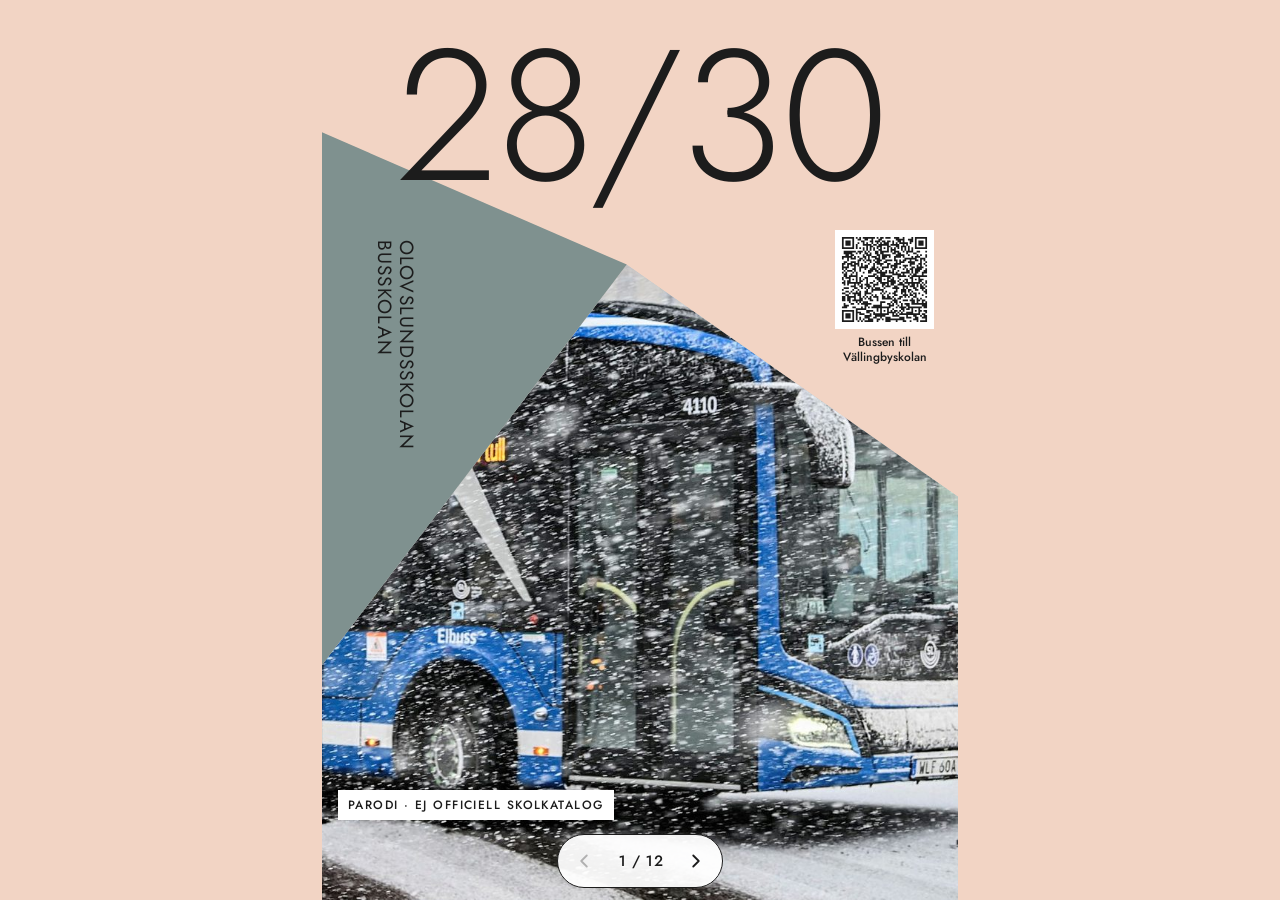
<file: site/index.html>
<!doctype html>
<html lang="sv">
<head>
<meta charset="utf-8">
<meta name="viewport" content="width=device-width, initial-scale=1, viewport-fit=cover">
<meta http-equiv="Content-Security-Policy" content="default-src 'self'; img-src 'self' data:; style-src 'self' 'unsafe-inline'; font-src 'self'; script-src 'self'; object-src 'none'; base-uri 'none'; form-action 'none'">
<title>Skolkatalog 28/30 · Olovslundsskolan (parodi)</title>
<meta name="description" content="En parodi på skolkatalogen: varje klass får en buss i stället för ett klassfoto. Skriv under protestlistan mot evakueringen av Olovslundsskolan.">
<link rel="canonical" href="https://www.lokalevakueringolovslundsskolan.nu/">
<meta name="theme-color" content="#F2D4C4">
<meta property="og:type" content="website">
<meta property="og:locale" content="sv_SE">
<meta property="og:url" content="https://www.lokalevakueringolovslundsskolan.nu/">
<meta property="og:title" content="Skolkatalog 28/30 · Olovslundsskolan (parodi)">
<meta property="og:description" content="Varje klass får en buss i stället för ett klassfoto. Skriv under protestlistan mot evakueringen av Olovslundsskolan.">
<meta property="og:image" content="https://www.lokalevakueringolovslundsskolan.nu/img/og-bild.jpg">
<meta name="twitter:card" content="summary_large_image">
<link rel="icon" href="favicon.svg" type="image/svg+xml">
<link rel="preload" href="fonts/jost-latin-300-normal.woff2" as="font" type="font/woff2" crossorigin>
<link rel="preload" href="fonts/jost-latin-500-normal.woff2" as="font" type="font/woff2" crossorigin>
<link rel="stylesheet" href="styles.css">
</head>
<body>
<main class="deck" id="deck" aria-label="Skolkatalog 28/30, bläddra i sidled">
  <section class="slide slide--cover" id="sida-1" aria-label="Sida 1 av 12: omslag">
    <div class="cover">
      <div class="cover__photo">
        <img src="img/buss-4110-linje2.jpg" alt="Blå elbuss på linje 2 mot Norrtull i kraftigt snöfall">
      </div>
      <div class="cover__triangle" aria-hidden="true"></div>
      <h1 class="cover__year"><span class="visually-hidden">Skolkatalog </span>28/30</h1>
      <p class="cover__schools">Olovslundsskolan<br>Busskolan</p>
      <a class="cover__qr" href="https://www.google.com/maps/dir//V%C3%A4llingbyskolan,+Stockholm/data=!4m4!4m3!2m1!5e0!3e3" rel="noopener">
        <img src="img/qr-bussresa.svg" alt="">
        <span>Bussen till<br>Vällingbyskolan</span>
      </a>
      <p class="cover__parody">Parodi · ej officiell skolkatalog</p>
    </div>
  </section>

  <section class="slide" id="sida-2" aria-label="Sida 2 av 12: varför är det här den bästa lösningen?">
    <span class="corner" aria-hidden="true"></span>
    <div class="page">
      <p class="kicker">Fråga till politikerna</p>
      <h2 class="ask__title">Varför är det här den bästa lösningen?</h2>
      <p class="ask__lead">Bakom varje kalkyl och utredning finns ett barn. Några är bara sex år.</p>
      <p class="ask__story">Ett barn börjar förskoleklass hösten 2027. Året därpå flyttas skolan ungefär sju kilometer bort. Varje morgon och varje eftermiddag, i två år, åker barnet buss genom Bromma i rusningstid. Det är två av lågstadiets tre år. De får barnet aldrig tillbaka.</p>

      <ol class="asks">
        <li>Vem ansvarar för att en sexåring sitter ordentligt, har bältet på och får hjälp av och på bussen?</li>
        <li>Hur hämtas ett sjukt barn sju kilometer bort i en familj utan bil?</li>
        <li>Stadens egna regler säger cirka två kilometer till skolan för de yngsta. Varför blir det sju?</li>
        <li>Varför har inte närliggande skolor som Abrahamsberg, Norra Ängby och Äppelviken, eller en lokal paviljong, utretts på riktigt? Och varför räknades Vällingby utan transport- och kapitalkostnader?</li>
        <li>Varför fick politikerna beskedet 2,5 år och föräldrarna 2 år, samma dag?</li>
        <li>Varför ska beslutet fattas nu, när förvaltningen själv medger att det finns väldigt lite dokumentation om vilka andra lösningar som valts bort?</li>
      </ol>

      <p class="ask__close">Vi vill cykla, vi vill gå. Inte Bussas härifrån.</p>

      <div class="ctas">
        <a class="cta" href="https://www.skrivunder.com/stoppa_evakueringen_av_olovslundsskolan_till_vallingbyskolan" rel="noopener">
          <img src="img/qr-protestlista.svg" alt="">
          <span><span class="cta__title">Skriv under protestlistan</span><span class="cta__text">Stoppa evakueringen av Olovslundsskolan till Vällingbyskolan</span></span>
        </a>
        <a class="cta" href="https://www.google.com/maps/dir//V%C3%A4llingbyskolan,+Stockholm/data=!4m4!4m3!2m1!5e0!3e3" rel="noopener">
          <img src="img/qr-bussresa.svg" alt="">
          <span><span class="cta__title">Testa bussresan själv</span><span class="cta__text">Kommunen säger att den ska ta max 15 minuter. Prova från där du står (Google Maps)</span></span>
        </a>
      </div>
      <p class="sources">Källor: yttrande och yrkande om återremiss till Utbildningsnämnden 2026-10-14 med bilagor, samt synpunkter från föräldrar.</p>
    </div>
  </section>

  <section class="slide" id="sida-3" aria-label="Sida 3 av 12: förskoleklass">
    <span class="corner" aria-hidden="true"></span>
    <div class="page">
      <header class="year"><span class="year__num" aria-hidden="true">F</span><h2 class="year__label">Förskoleklass</h2></header>
      <div class="cards">
        <figure class="card card--big">
          <div class="photo" style="--pos: 70% 50%"><img src="img/buss-4110-linje2.jpg" alt="Blå elbuss på linje 2 mot Norrtull i kraftigt snöfall" loading="lazy"><span class="badge">Linje 2</span></div>
          <figcaption>Klass FA</figcaption>
        </figure>
        <figure class="card">
          <div class="photo" style="--pos: 60% 55%"><img src="img/gula-husen.jpg" alt="Röda bussar på en snöig väg mellan gula trähus" loading="lazy"></div>
          <figcaption>Klass FB</figcaption>
        </figure>
        <figure class="card">
          <div class="photo" style="--pos: 40% 45%"><img src="img/ledbuss-445.jpg" alt="Röd ledbuss med skylten 445 Slussen, snett i ett dike i snön" loading="lazy"><span class="badge">Linje 445</span></div>
          <figcaption>Klass FC</figcaption>
        </figure>
      </div>
    </div>
  </section>

  <section class="slide" id="sida-4" aria-label="Sida 4 av 12: årskurs 1">
    <span class="corner" aria-hidden="true"></span>
    <div class="page">
      <header class="year"><span class="year__num" aria-hidden="true">1</span><h2 class="year__label">Årskurs 1</h2></header>
      <div class="cards">
        <figure class="card card--big">
          <div class="photo" style="--pos: 50% 45%"><img src="img/buss-5536.jpg" alt="Människor i varselvästar och vinterkläder trycker på en röd buss i blåskymning" loading="lazy"></div>
          <figcaption>Klass 1A</figcaption>
        </figure>
        <figure class="card">
          <div class="photo" style="--pos: 30% 55%"><img src="img/scania-1615.jpg" alt="Röd Scania-buss på en snöig väg" loading="lazy"></div>
          <figcaption>Klass 1B</figcaption>
        </figure>
        <figure class="card">
          <div class="photo" style="--pos: 75% 50%"><img src="img/scania-1613.jpg" alt="Röd Scania-buss täckt av snö på en skogsväg" loading="lazy"></div>
          <figcaption>Klass 1C</figcaption>
        </figure>
      </div>
    </div>
  </section>

  <section class="slide" id="sida-5" aria-label="Sida 5 av 12: årskurs 2">
    <span class="corner" aria-hidden="true"></span>
    <div class="page">
      <header class="year"><span class="year__num" aria-hidden="true">2</span><h2 class="year__label">Årskurs 2</h2></header>
      <div class="cards">
        <figure class="card card--big">
          <div class="photo"><img src="img/bla-bussar-snostorm.jpg" alt="Blå bussar i kraftigt snöfall på en trafikled" loading="lazy"></div>
          <figcaption>Klass 2A</figcaption>
        </figure>
        <figure class="card">
          <div class="photo" style="--zoom: 1.6; --origin: 85% 30%"><img src="img/buss-4110-linje2.jpg" alt="Fronten på en blå elbuss med skylten 2 Norrtull i snöfall" loading="lazy"><span class="badge">Linje 2</span></div>
          <figcaption>Klass 2B</figcaption>
        </figure>
        <figure class="card">
          <div class="photo" style="--zoom: 1.6; --origin: 30% 35%"><img src="img/ledbuss-445.jpg" alt="Skylten 445 Slussen på en röd ledbuss i ett dike" loading="lazy"><span class="badge">Linje 445</span></div>
          <figcaption>Klass 2C</figcaption>
        </figure>
      </div>
    </div>
  </section>

  <section class="slide" id="sida-6" aria-label="Sida 6 av 12: årskurs 3">
    <span class="corner" aria-hidden="true"></span>
    <div class="page">
      <header class="year"><span class="year__num" aria-hidden="true">3</span><h2 class="year__label">Årskurs 3</h2></header>
      <div class="cards">
        <figure class="card card--big">
          <div class="photo" style="--pos: 50% 65%; --zoom: 1.15; --origin: 70% 60%"><img src="img/gula-husen.jpg" alt="Röda bussar som kört fast på en snöig väg, gula trähus i bakgrunden" loading="lazy"></div>
          <figcaption>Klass 3A</figcaption>
        </figure>
        <figure class="card">
          <div class="photo" style="--zoom: 1.5; --origin: 40% 55%"><img src="img/buss-5536.jpg" alt="Människor som trycker på en röd buss i snön" loading="lazy"></div>
          <figcaption>Klass 3B</figcaption>
        </figure>
        <figure class="card">
          <div class="photo" style="--zoom: 1.6; --origin: 25% 75%"><img src="img/scania-1615.jpg" alt="Fronten på en röd Scania-buss i snö" loading="lazy"></div>
          <figcaption>Klass 3C</figcaption>
        </figure>
      </div>
    </div>
  </section>

  <section class="slide" id="sida-7" aria-label="Sida 7 av 12: årskurs 4">
    <span class="corner" aria-hidden="true"></span>
    <div class="page">
      <header class="year"><span class="year__num" aria-hidden="true">4</span><h2 class="year__label">Årskurs 4</h2></header>
      <div class="cards">
        <figure class="card card--big">
          <div class="photo" style="--pos: 50% 60%; --zoom: 1.25; --origin: 75% 60%"><img src="img/scania-1613.jpg" alt="Snötäckt röd Scania-buss med fler bussar bakom på en skogsväg" loading="lazy"></div>
          <figcaption>Klass 4A</figcaption>
        </figure>
        <figure class="card">
          <div class="photo" style="--zoom: 1.5; --origin: 20% 55%"><img src="img/bla-bussar-snostorm.jpg" alt="Blå buss bakifrån i snöoväder" loading="lazy"></div>
          <figcaption>Klass 4B</figcaption>
        </figure>
        <figure class="card">
          <div class="photo" style="--zoom: 1.6; --origin: 45% 55%"><img src="img/buss-4110-linje2.jpg" alt="Sidan på en blå elbuss på linje 2 i snöfall" loading="lazy"><span class="badge">Linje 2</span></div>
          <figcaption>Klass 4C</figcaption>
        </figure>
      </div>
    </div>
  </section>

  <section class="slide" id="sida-8" aria-label="Sida 8 av 12: årskurs 5">
    <span class="corner" aria-hidden="true"></span>
    <div class="page">
      <header class="year"><span class="year__num" aria-hidden="true">5</span><h2 class="year__label">Årskurs 5</h2></header>
      <div class="cards cards--two">
        <figure class="card card--big">
          <div class="photo" style="--pos: 50% 55%; --zoom: 1.2; --origin: 60% 55%"><img src="img/ledbuss-445.jpg" alt="Röd ledbuss på linje 445 mot Slussen, snett i ett dike" loading="lazy"><span class="badge">Linje 445</span></div>
          <figcaption>Klass 5A</figcaption>
        </figure>
        <figure class="card card--big">
          <div class="photo" style="--zoom: 1.5; --origin: 20% 45%"><img src="img/gula-husen.jpg" alt="Gula trähus och röda bussar längre bort på en snöig väg" loading="lazy"></div>
          <figcaption>Klass 5B</figcaption>
        </figure>
      </div>
    </div>
  </section>

  <section class="slide" id="sida-9" aria-label="Sida 9 av 12: årskurs 6">
    <span class="corner" aria-hidden="true"></span>
    <div class="page">
      <header class="year"><span class="year__num" aria-hidden="true">6</span><h2 class="year__label">Årskurs 6</h2></header>
      <div class="cards cards--two">
        <figure class="card card--big">
          <div class="photo" style="--pos: 50% 35%; --zoom: 1.1; --origin: 70% 40%"><img src="img/buss-5536.jpg" alt="Röd buss framför ett tegelhus i blåskymning, människor trycker på bussen" loading="lazy"></div>
          <figcaption>Klass 6A</figcaption>
        </figure>
        <figure class="card card--big">
          <div class="photo" style="--zoom: 1.35; --origin: 80% 50%"><img src="img/scania-1615.jpg" alt="Röda bussar på en snöig väg mellan snötyngda granar" loading="lazy"></div>
          <figcaption>Klass 6B</figcaption>
        </figure>
      </div>
    </div>
  </section>

  <section class="slide" id="sida-10" aria-label="Sida 10 av 12: ur protestlistan, del 1">
    <span class="corner" aria-hidden="true"></span>
    <div class="page">
      <p class="kicker">Över 500 har skrivit under</p>
      <h2 class="voices__title">Det här skriver de</h2>
      <div class="voices">
        <figure class="voice voice--lead"><blockquote><p>”Nu sitter jag hemma med en sexåring och en åttaåring som gråter över att behöva byta både skola och lärare samtidigt. … Tryggheten är som bortblåst. För er är det ett beslut, för barnen är det hela deras vardag.”</p></blockquote></figure>
        <figure class="voice"><blockquote><p>”Mina barnbarn drabbas. Jag har jobbat i skolans värld i 40 år. Allt med bussar är en risk för barn. Att rycka upp barn ur en känd miljö är aldrig bra. Orolig mormor”</p></blockquote></figure>
        <figure class="voice"><blockquote><p>”Det är helt orimligt att flytta eleverna 6 km. Jag gick själv på Olovslundsskolan 1988 när den renoverades. Då flyttades vi till tillfälliga lokaler under ett år 200 meter bort. Fullt rimligt.”</p></blockquote></figure>
        <figure class="voice"><blockquote><p>”Katastrof om dessa barn skall behöva flyttas på och sedan ha lång bussresa.”</p></blockquote></figure>
        <figure class="voice"><blockquote><p>”Den planerade evakueringen drabbar mina fyra barns uppväxt och hela familjens tillvaro.”</p></blockquote></figure>
      </div>
      <p class="voices__note">Citat ur kommentarerna på protestlistan, utan namn. Mindre rättningar av stavning och stor bokstav. … markerar utelämnad text.</p>
    </div>
  </section>

  <section class="slide" id="sida-11" aria-label="Sida 11 av 12: ur protestlistan, del 2">
    <span class="corner" aria-hidden="true"></span>
    <div class="page">
      <p class="kicker">Över 500 har skrivit under</p>
      <h2 class="voices__title">Fler röster</h2>
      <div class="voices">
        <figure class="voice voice--lead"><blockquote><p>”Jag skriver under eftersom detta är ett brott mot samhällskontraktet. Hur kan man kalla det skolval när det val man gjort helt plötsligt visar sig vara något helt annat?”</p></blockquote></figure>
        <figure class="voice"><blockquote><p>”Det är inte rimligt att så små barn som går i låg- och mellanstadiet skall transporteras långa sträckor till en för dom helt okänd miljö. Varje skoldag. Under 2 års tid… kanske längre…”</p></blockquote></figure>
        <figure class="voice"><blockquote><p>”Vi ska välja skola till nästa år och vill gärna välja Olovslundsskolan då vi bara hört bra saker om den och den ligger närmast ifrån där vi bor. Men en evakuering till Vällingbyskolan innebär att vi överväger andra skolor.”</p></blockquote></figure>
        <figure class="voice"><blockquote><p>”BARNENS BÄSTA måste gälla även här. Bussning till Vällingby dålig lösning.”</p></blockquote></figure>
        <figure class="voice"><blockquote><p>”Ekonomi får inte prioriteras före barnens trygghet.”</p></blockquote></figure>
        <figure class="voice"><blockquote><p>”Vi vill att skolan ska vara kvar!”</p></blockquote></figure>
      </div>
      <p class="voices__note">Citat ur kommentarerna på protestlistan, utan namn. Mindre rättningar av stavning och stor bokstav. … markerar utelämnad text.</p>
    </div>
  </section>

  <section class="slide" id="sida-12" aria-label="Sida 12 av 12: om katalogen">
    <span class="corner" aria-hidden="true"></span>
    <div class="page">
      <p class="kicker">Skolkatalog 28/30</p>
      <h2 class="intro__title">Det här är ingen vanlig skolkatalog</h2>
      <p class="lead">Det är en parodi. I stället för klassfoton visar varje klass en buss. Om förslaget går igenom flyttar de yngsta eleverna, från förskoleklass till årskurs 3, till Vällingbyskolan och åker buss dit varje dag. Då blir bussen en del av skoldagen för många barn.</p>

      <h3 class="intro__sub">Vad kommunen säger</h3>
      <p class="source">Sammanfattning av föräldrarnas anteckningar från mötet med förvaltningen och rektor.</p>
      <ol class="points">
        <li><div><strong>Varför evakuering?</strong>Ett föreläggande från miljöförvaltningen 2017 om bristande ventilation, och tekniska installationer som nått slutet av sin livslängd. En planerad utbyggnad stoppades på grund av minskande elevkullar, och ett nytt inriktningsbeslut togs i juni 2025.</div></li>
        <li><div><strong>Förslaget</strong>Enligt förvaltningen finns ingen enskild skola i Bromma som kan ta emot alla elever. Förskoleklass till årskurs 3 föreslås gå på Vällingbyskolan, med buss från Olovslund, och äldre elever på Ålstensskolan. Det beskrivs som den enda tillgängliga lösningen.</div></li>
        <li><div><strong>Varför inte en paviljong i närområdet?</strong>Föräldrar har frågat varför man inte bygger en lokal paviljong och lånar specialsalar på skolor i närheten. Svaret: skolan kan inte evakueras delvis eftersom ventilationen inte går att stänga av i sektioner, och schemat för lärarna blir ohållbart över för många enheter. Rektor delar den bedömningen.</div></li>
        <li><div><strong>Var är underlaget?</strong>Föräldrar har bett om underlag som visar varför andra lösningar och tomter valts bort. Förvaltningen medger att det finns väldigt lite dokumentation, eftersom bedömningarna görs löpande av handläggare innan tjänsteutlåtandet skrivs.</div></li>
      </ol>

      <h3 class="dnr__title">Diarienummer i underlaget</h3>
      <ul class="dnr">
        <li><strong>2017-003560</strong><span>Föreläggande om åtgärdsförslag för ventilation och buller, Olovslundsskolan (Miljö- och hälsoskyddsnämnden, 30 oktober 2017)</span></li>
        <li><strong>2.6.3-9874/2016</strong><span>Inriktningsbeslut om utbyggnad och kapacitetsökning av Olovslundsskolan (Utbildningsnämnden, 21 februari 2019)</span></li>
        <li><strong>UTBF 2023/7195</strong><span>Olovslundsskolan: verksamhetsanpassningar i samband med underhåll</span></li>
        <li><strong>SISAB 2025/234</strong><span>Inriktningsbeslut: ombyggnad kök och matsal samt underhåll hus A, Olovslundsskolan</span></li>
        <li><strong>2.6.3-2606/2018</strong><span>Evakueringsskola med idrottstält i Västerort</span></li>
        <li><strong>UTBF 2022/240</strong><span>Barnkonsekvensanalys för Matteusskolan: underhåll och evakuering</span></li>
        <li><strong>UTBF 2023/1126</strong><span>Vällingbyskolans ombyggnation</span></li>
      </ul>
      <p class="sources">Diarienumren är hämtade ur bilagorna till yrkandet om återremiss, 2026-10-14.</p>

      <p class="contact">Kontakt: <a href="mailto:olovslundsskolanforaldrar@gmail.com">olovslundsskolanforaldrar@gmail.com</a></p>
      <p class="footnote">Parodi. Inte utgiven av Olovslundsskolan, Stockholms stad eller SL. Fotografernas namn och bildernas källor är okända.</p>
    </div>
  </section>

</main>

<nav class="pager pager--start" aria-label="Bläddra mellan sidorna">
  <button type="button" id="prev" aria-label="Föregående sida" disabled>
    <svg width="22" height="22" viewBox="0 0 24 24" fill="none" stroke="currentColor" stroke-width="2" stroke-linecap="round" stroke-linejoin="round" aria-hidden="true"><path d="M15 18l-6-6 6-6"/></svg>
  </button>
  <span class="pager__count" id="count" aria-live="polite">1 / 12</span>
  <button type="button" id="next" aria-label="Nästa sida">
    <svg width="22" height="22" viewBox="0 0 24 24" fill="none" stroke="currentColor" stroke-width="2" stroke-linecap="round" stroke-linejoin="round" aria-hidden="true"><path d="M9 6l6 6-6 6"/></svg>
  </button>
</nav>

<script src="app.js"></script>
</body>
</html>
</file>
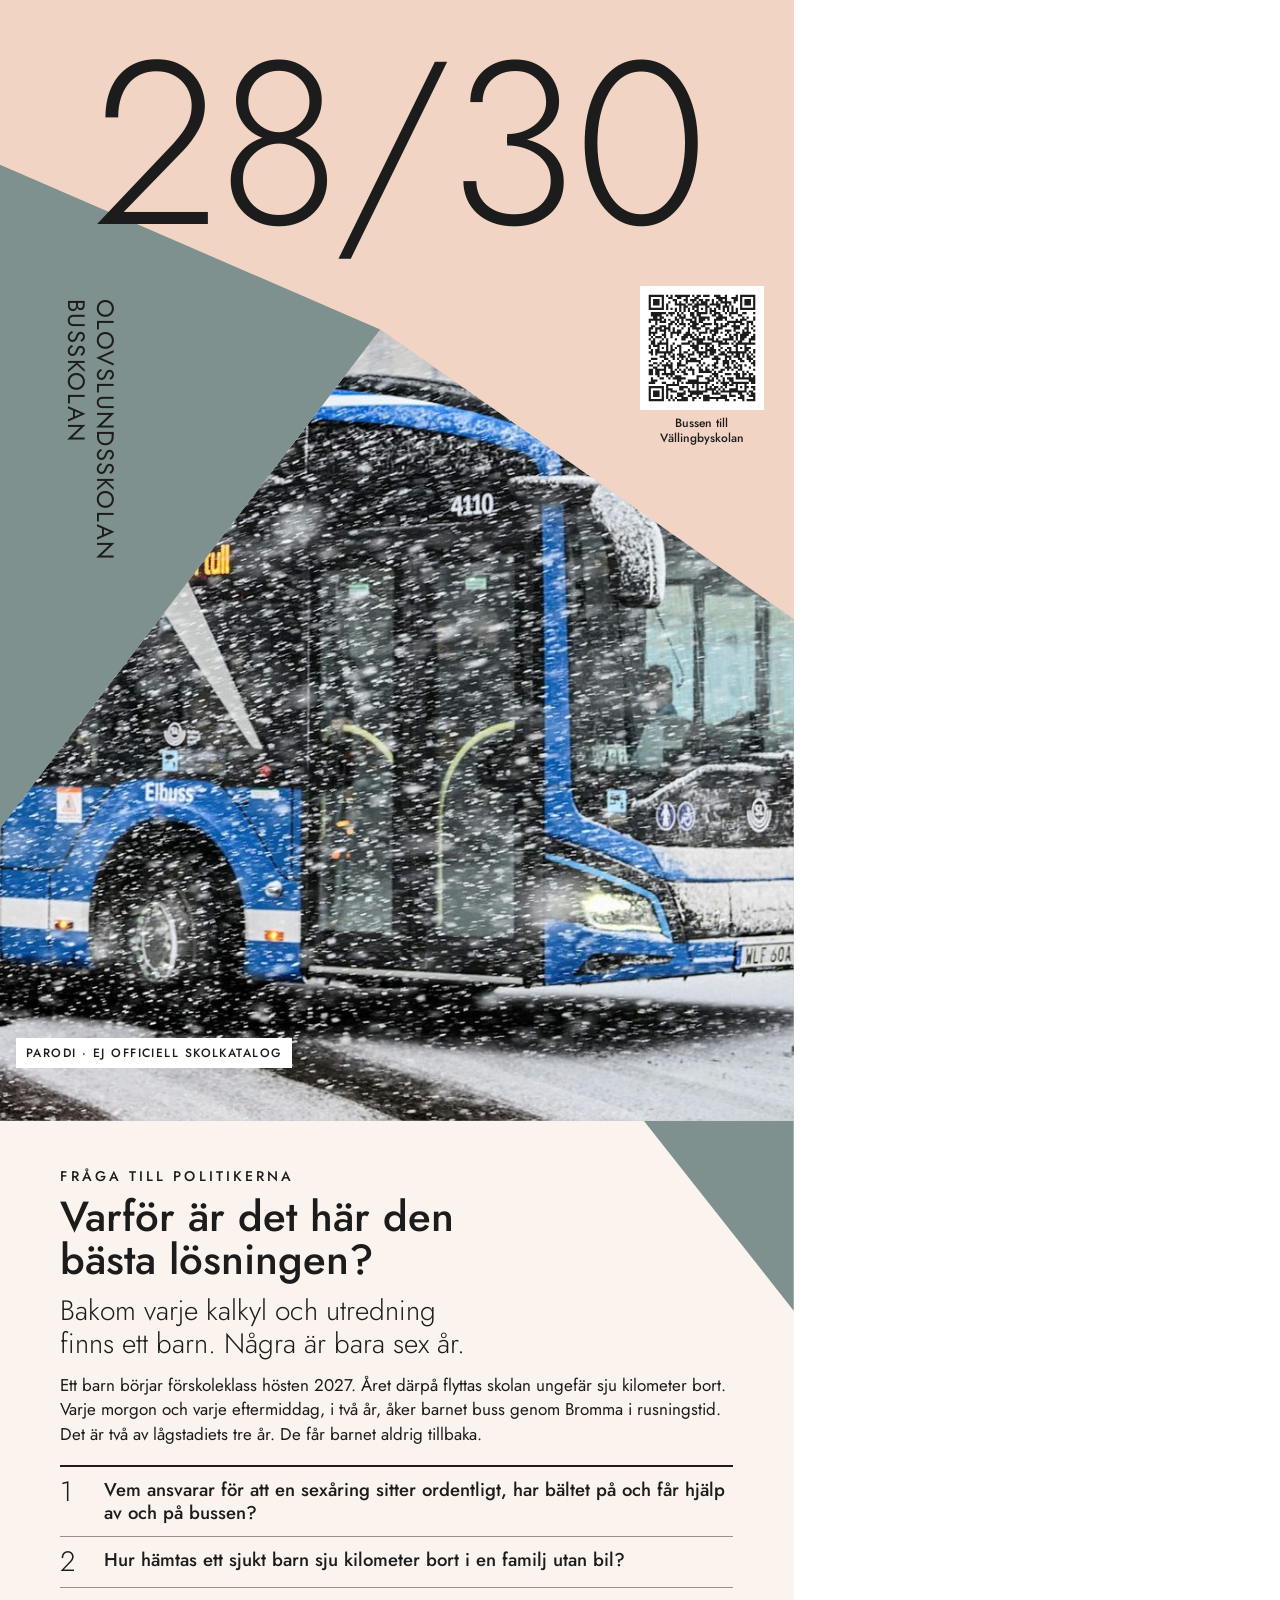
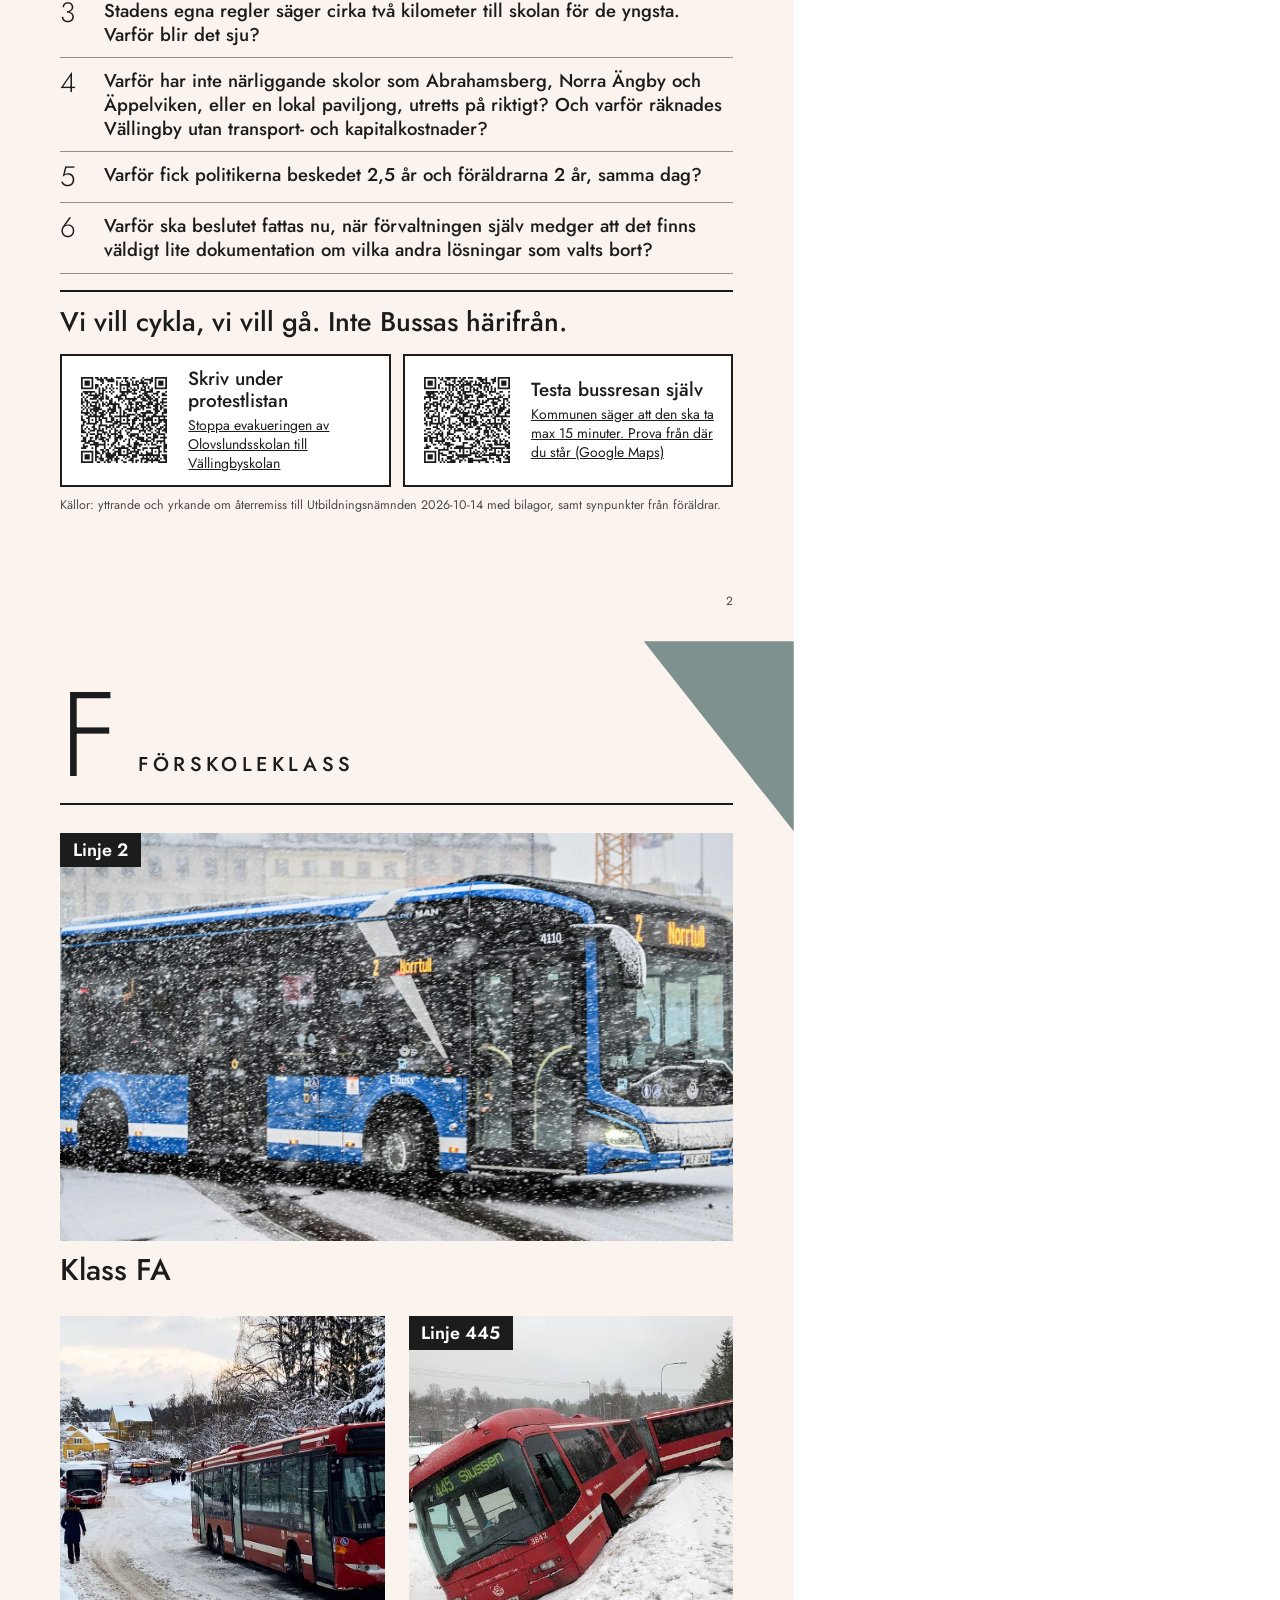
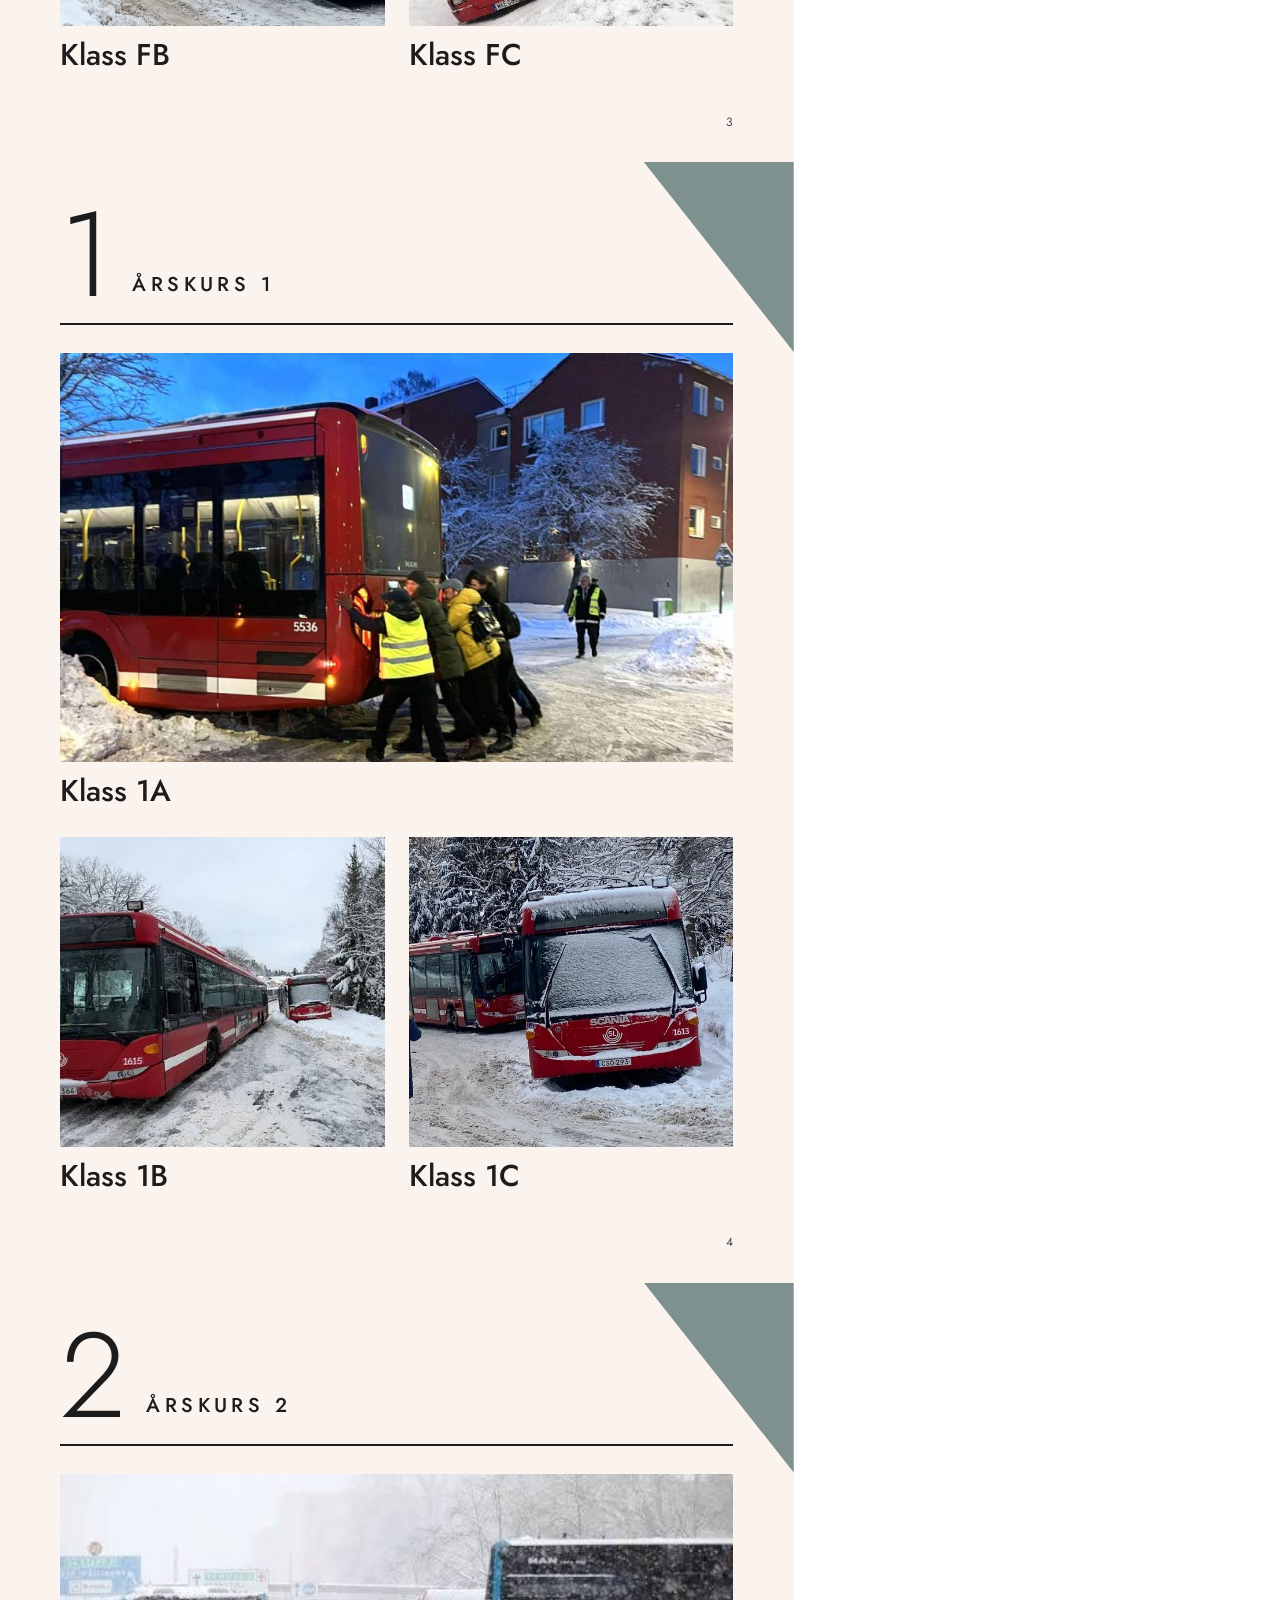
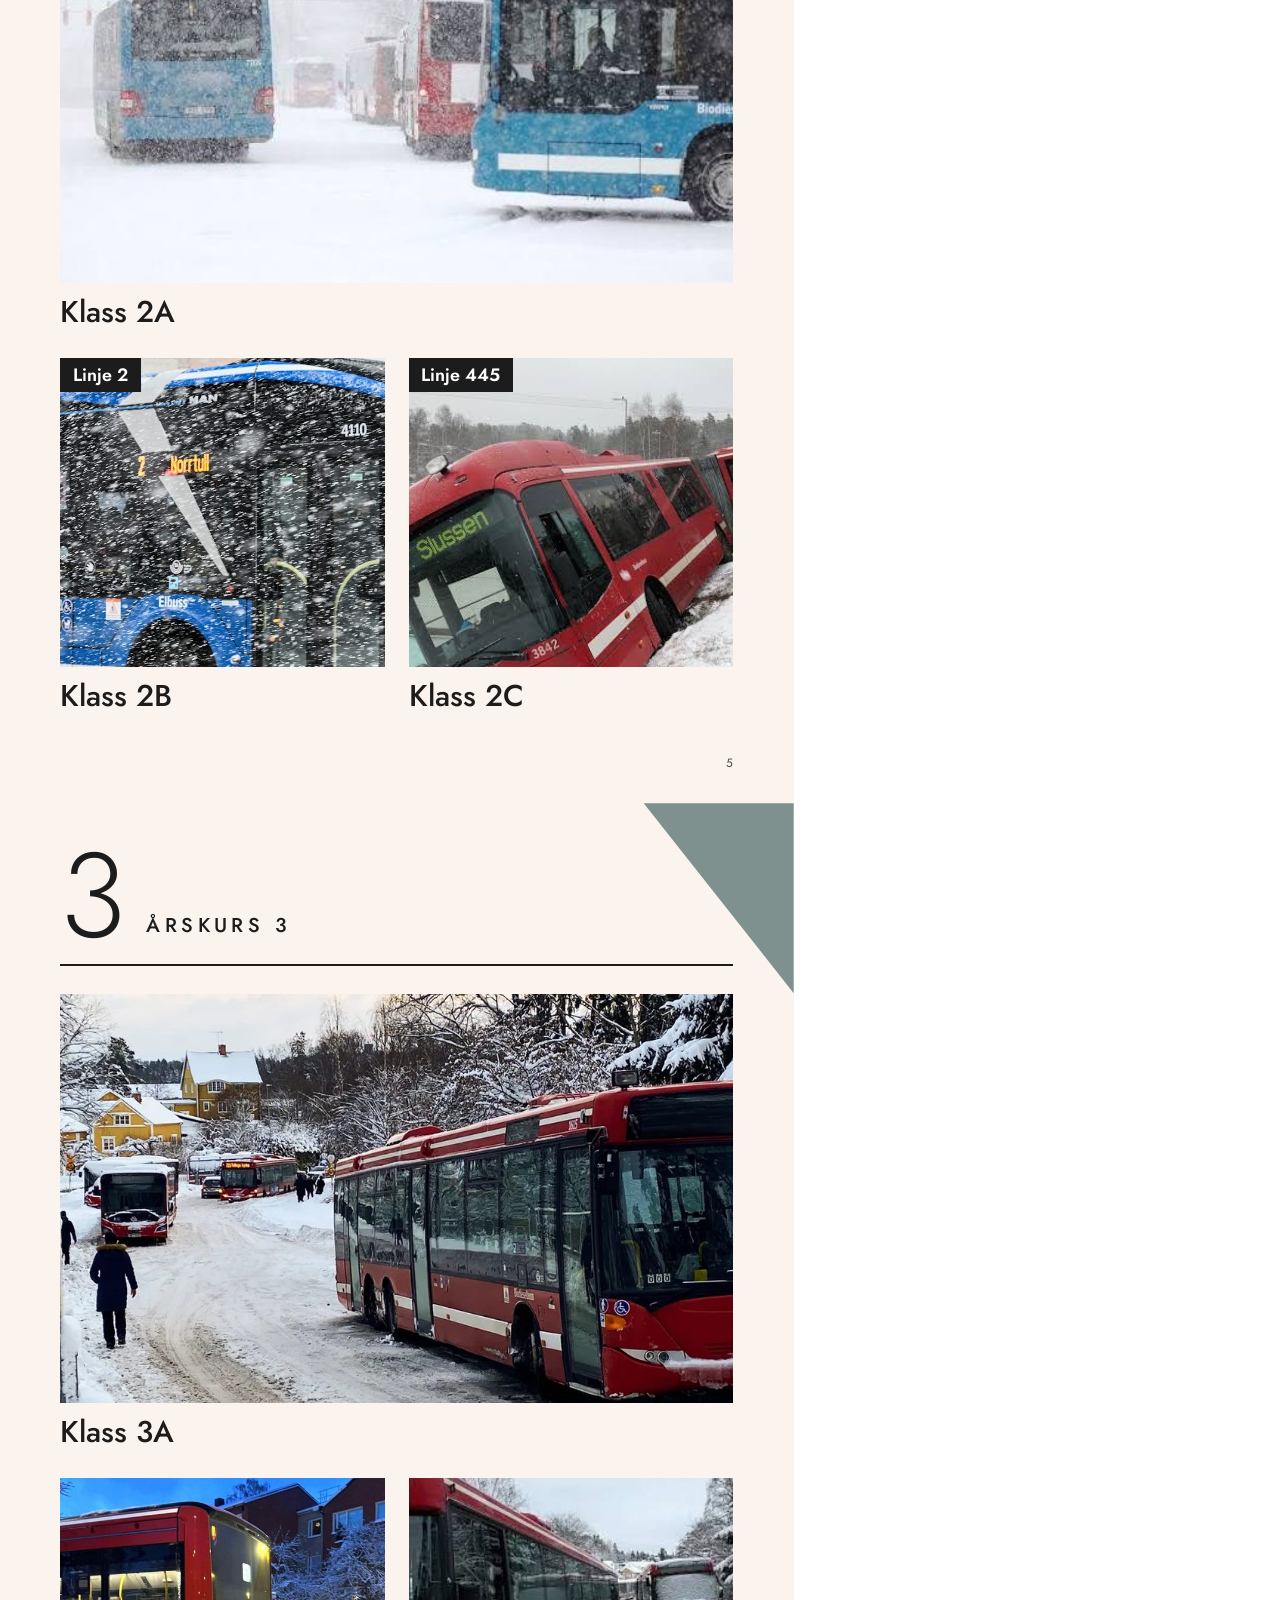
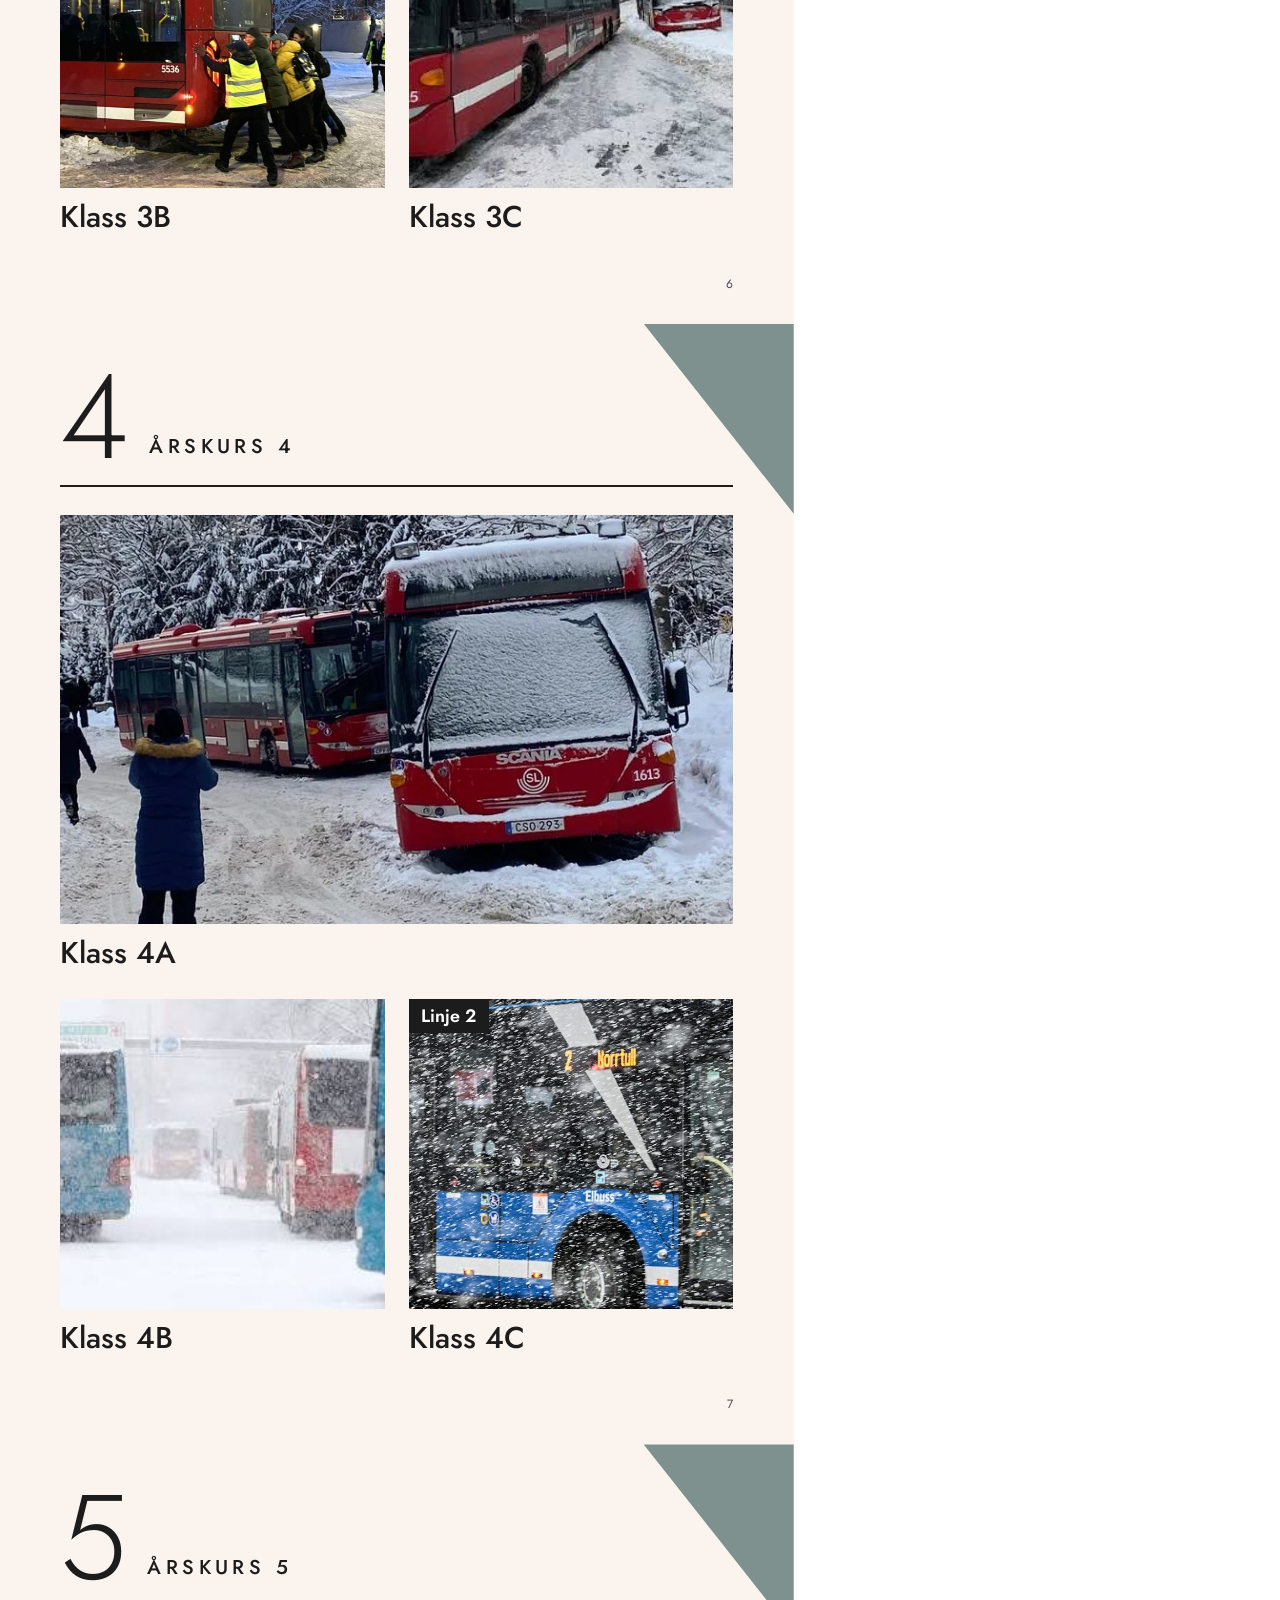
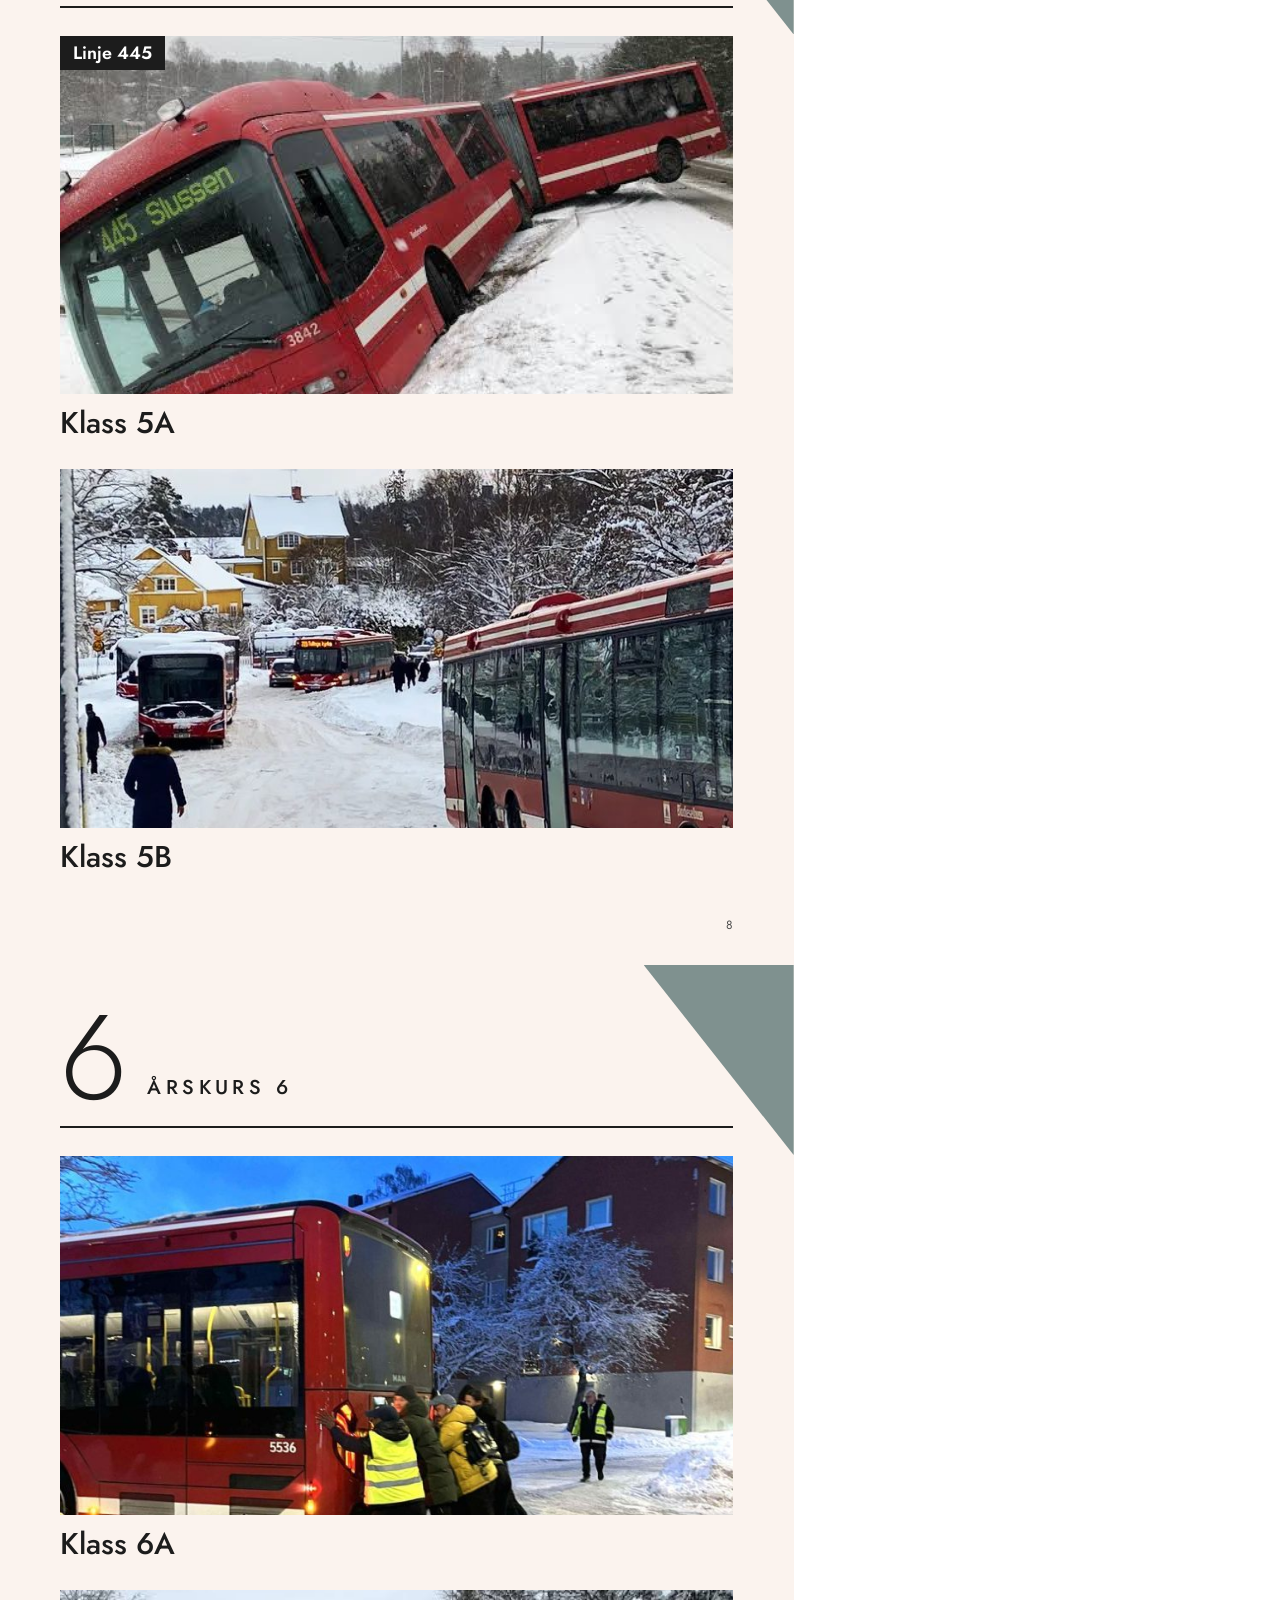
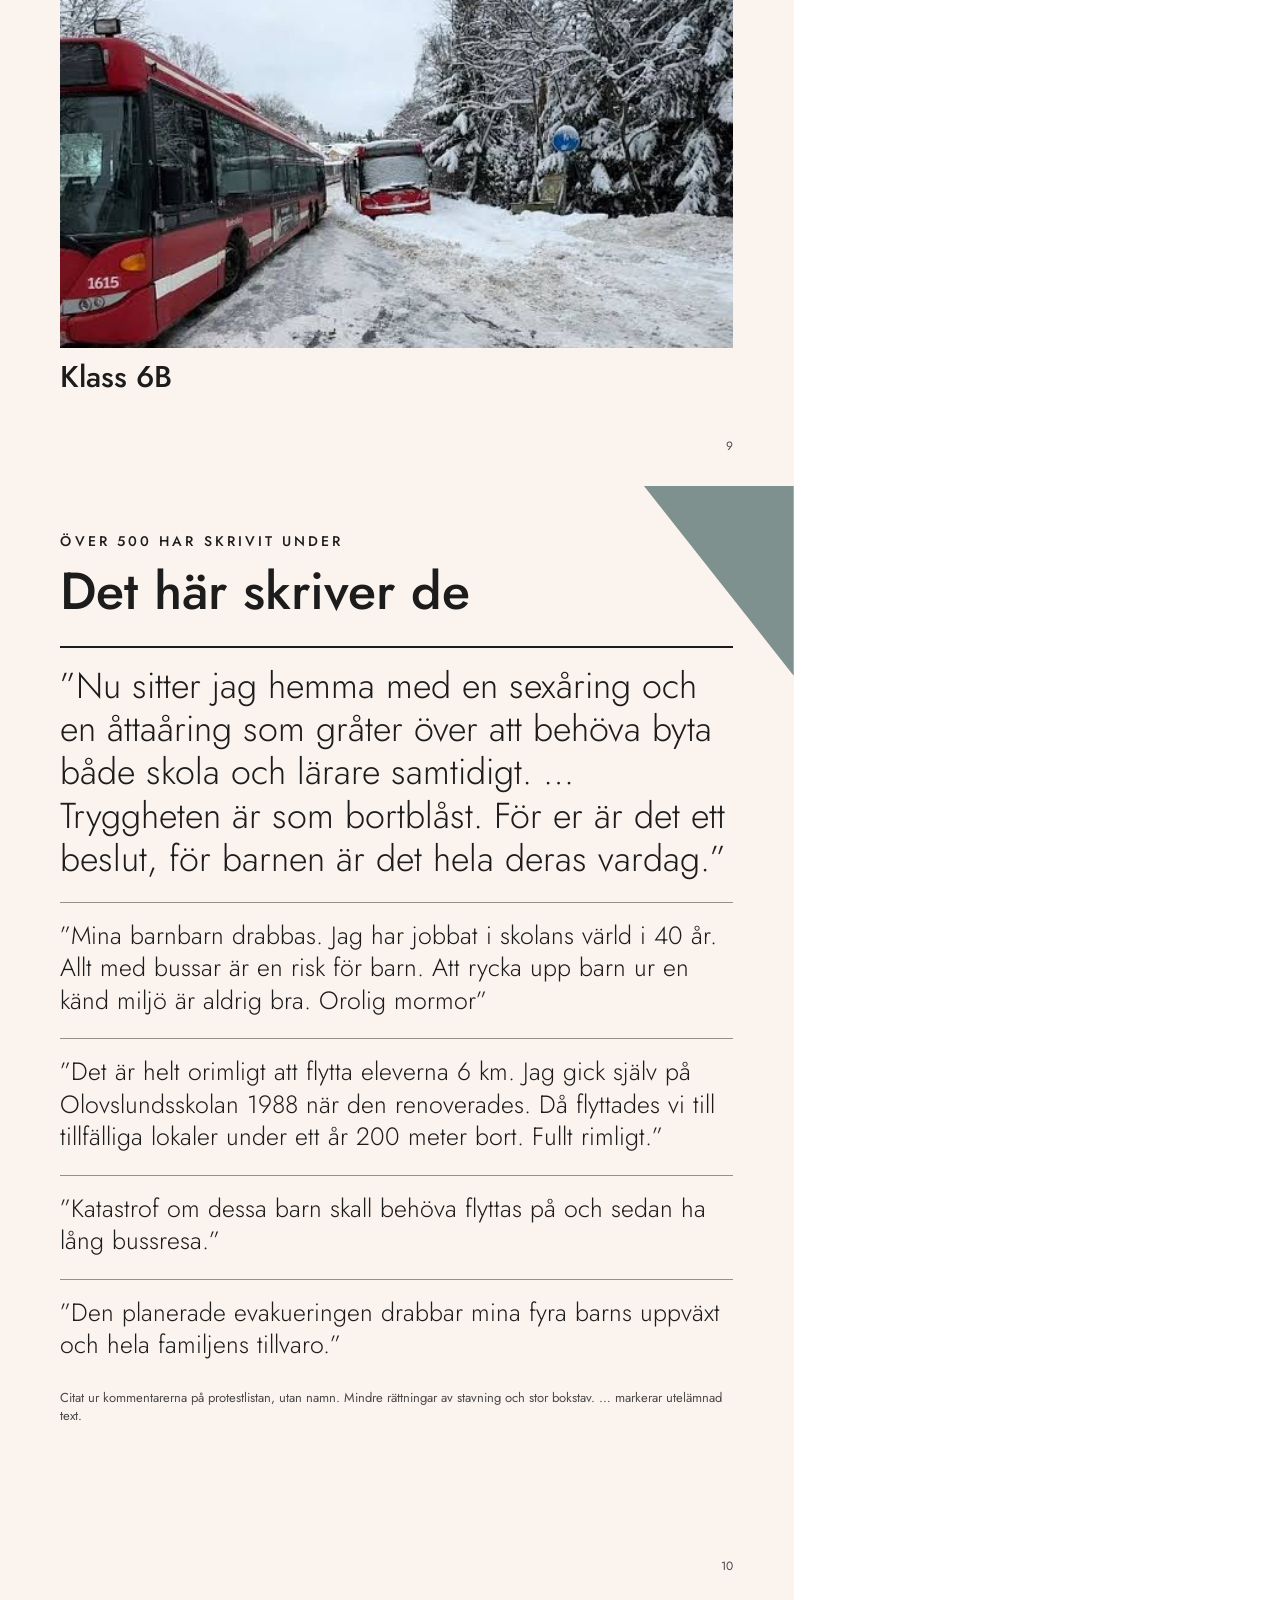
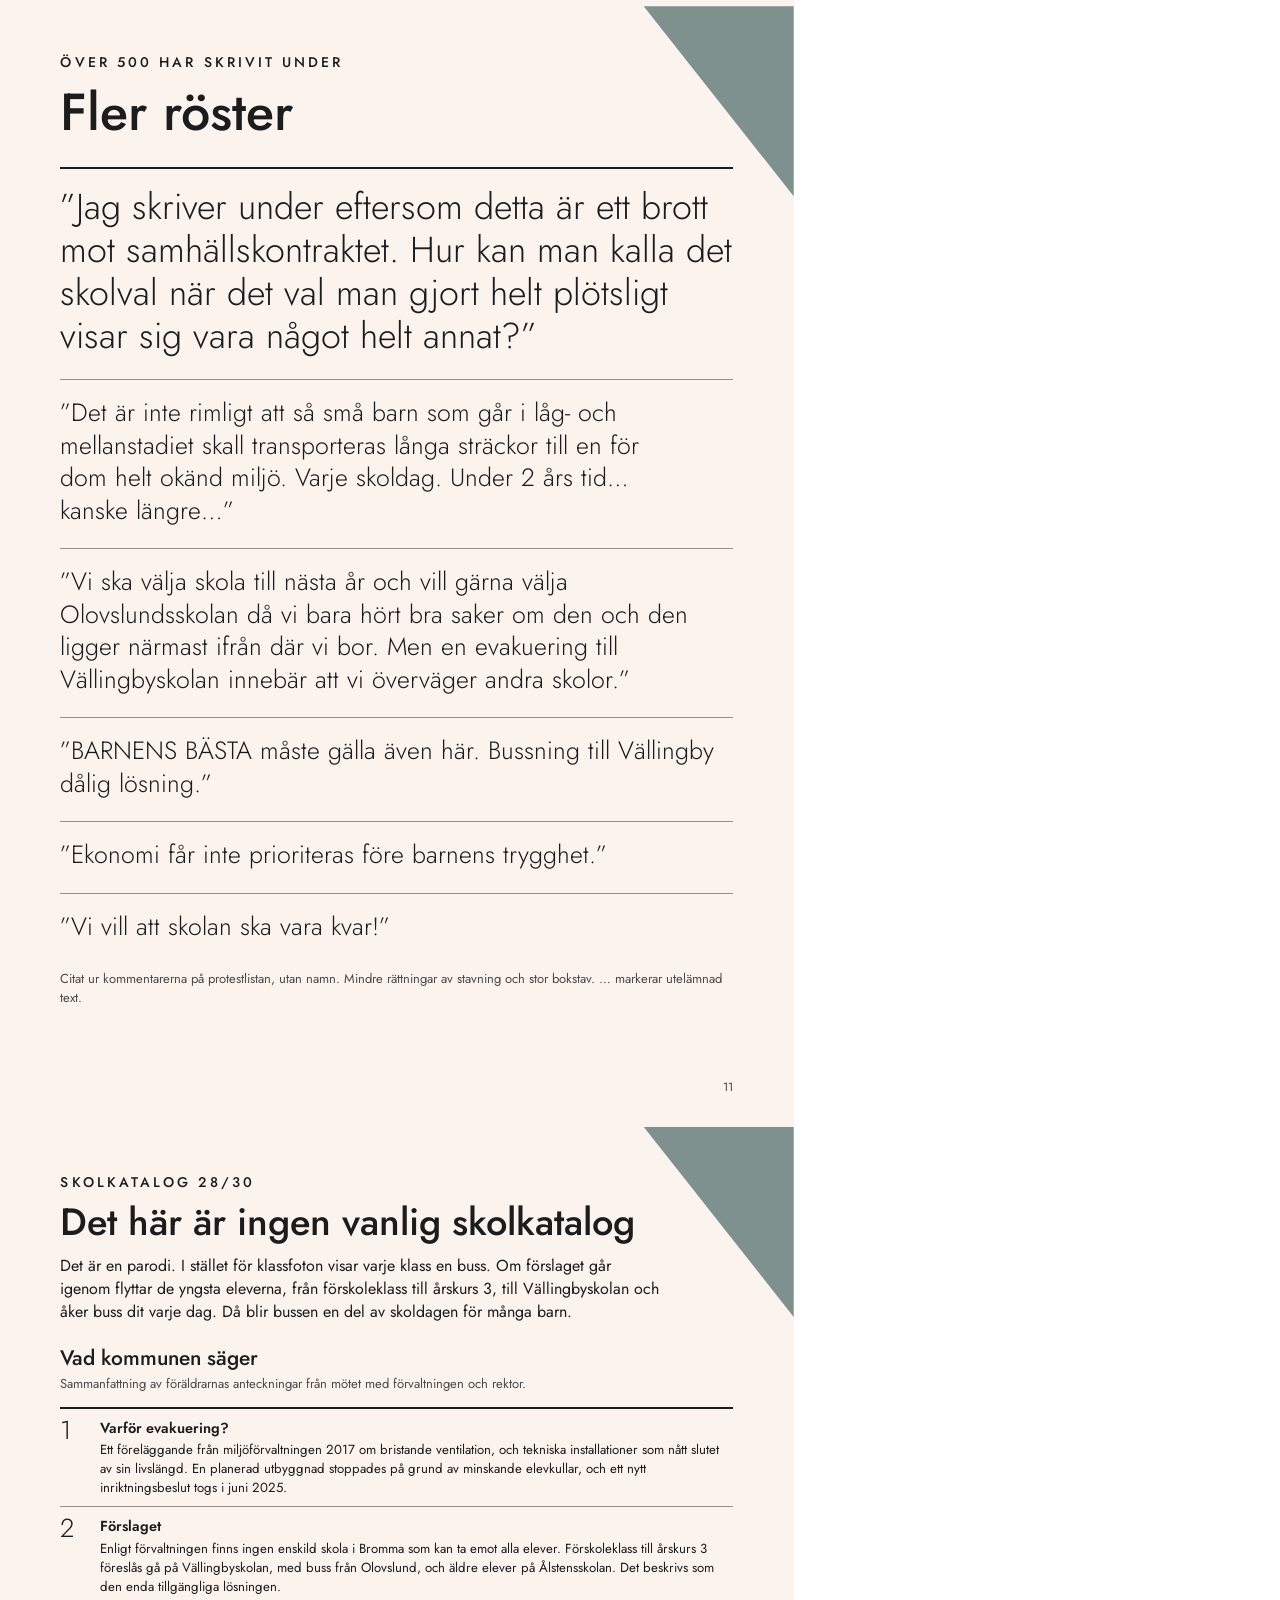
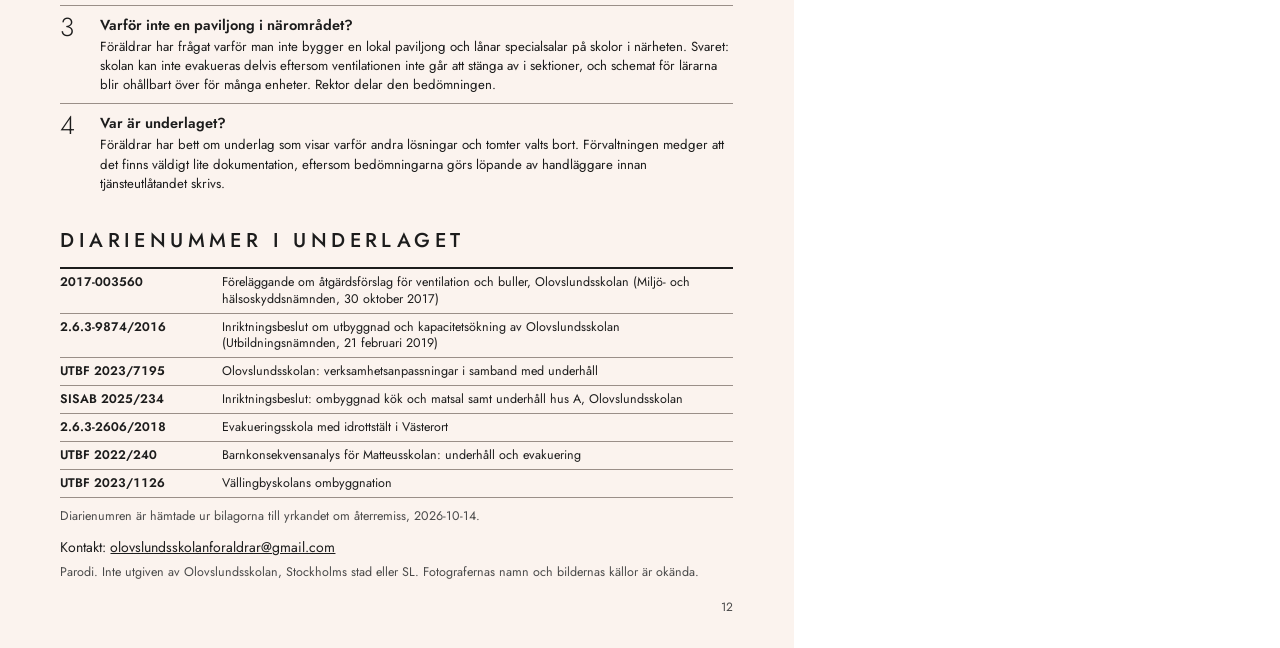
<file: print/katalog-print.html>
<!doctype html>
<html lang="sv">
<head>
<meta charset="utf-8">
<title>Skolkatalog 28/30 · Olovslundsskolan (parodi) · utskriftsversion A4</title>
<link rel="stylesheet" href="../site/styles.css">
<link rel="stylesheet" href="print.css">
</head>
<body>

<main class="deck" id="deck" aria-label="Skolkatalog 28/30, bläddra i sidled">
  <section class="slide slide--cover" id="sida-1" aria-label="Sida 1 av 12: omslag">
    <div class="cover">
      <div class="cover__photo">
        <img src="../site/img/buss-4110-linje2.jpg" alt="Blå elbuss på linje 2 mot Norrtull i kraftigt snöfall">
      </div>
      <div class="cover__triangle" aria-hidden="true"></div>
      <h1 class="cover__year"><span class="visually-hidden">Skolkatalog </span>28/30</h1>
      <p class="cover__schools">Olovslundsskolan<br>Busskolan</p>
      <a class="cover__qr" href="https://www.google.com/maps/dir//V%C3%A4llingbyskolan,+Stockholm/data=!4m4!4m3!2m1!5e0!3e3" rel="noopener">
        <img src="../site/img/qr-bussresa.svg" alt="">
        <span>Bussen till<br>Vällingbyskolan</span>
      </a>
      <p class="cover__parody">Parodi · ej officiell skolkatalog</p>
    </div>
  </section>

  <section class="slide" id="sida-2" aria-label="Sida 2 av 12: varför är det här den bästa lösningen?">
    <span class="corner" aria-hidden="true"></span>
    <div class="page">
      <p class="kicker">Fråga till politikerna</p>
      <h2 class="ask__title">Varför är det här den bästa lösningen?</h2>
      <p class="ask__lead">Bakom varje kalkyl och utredning finns ett barn. Några är bara sex år.</p>
      <p class="ask__story">Ett barn börjar förskoleklass hösten 2027. Året därpå flyttas skolan ungefär sju kilometer bort. Varje morgon och varje eftermiddag, i två år, åker barnet buss genom Bromma i rusningstid. Det är två av lågstadiets tre år. De får barnet aldrig tillbaka.</p>

      <ol class="asks">
        <li>Vem ansvarar för att en sexåring sitter ordentligt, har bältet på och får hjälp av och på bussen?</li>
        <li>Hur hämtas ett sjukt barn sju kilometer bort i en familj utan bil?</li>
        <li>Stadens egna regler säger cirka två kilometer till skolan för de yngsta. Varför blir det sju?</li>
        <li>Varför har inte närliggande skolor som Abrahamsberg, Norra Ängby och Äppelviken, eller en lokal paviljong, utretts på riktigt? Och varför räknades Vällingby utan transport- och kapitalkostnader?</li>
        <li>Varför fick politikerna beskedet 2,5 år och föräldrarna 2 år, samma dag?</li>
        <li>Varför ska beslutet fattas nu, när förvaltningen själv medger att det finns väldigt lite dokumentation om vilka andra lösningar som valts bort?</li>
      </ol>

      <p class="ask__close">Vi vill cykla, vi vill gå. Inte Bussas härifrån.</p>

      <div class="ctas">
        <a class="cta" href="https://www.skrivunder.com/stoppa_evakueringen_av_olovslundsskolan_till_vallingbyskolan" rel="noopener">
          <img src="../site/img/qr-protestlista.svg" alt="">
          <span><span class="cta__title">Skriv under protestlistan</span><span class="cta__text">Stoppa evakueringen av Olovslundsskolan till Vällingbyskolan</span></span>
        </a>
        <a class="cta" href="https://www.google.com/maps/dir//V%C3%A4llingbyskolan,+Stockholm/data=!4m4!4m3!2m1!5e0!3e3" rel="noopener">
          <img src="../site/img/qr-bussresa.svg" alt="">
          <span><span class="cta__title">Testa bussresan själv</span><span class="cta__text">Kommunen säger att den ska ta max 15 minuter. Prova från där du står (Google Maps)</span></span>
        </a>
      </div>
      <p class="sources">Källor: yttrande och yrkande om återremiss till Utbildningsnämnden 2026-10-14 med bilagor, samt synpunkter från föräldrar.</p>
    </div>
  </section>

  <section class="slide" id="sida-3" aria-label="Sida 3 av 12: förskoleklass">
    <span class="corner" aria-hidden="true"></span>
    <div class="page">
      <header class="year"><span class="year__num" aria-hidden="true">F</span><h2 class="year__label">Förskoleklass</h2></header>
      <div class="cards">
        <figure class="card card--big">
          <div class="photo" style="--pos: 70% 50%"><img src="../site/img/buss-4110-linje2.jpg" alt="Blå elbuss på linje 2 mot Norrtull i kraftigt snöfall"><span class="badge">Linje 2</span></div>
          <figcaption>Klass FA</figcaption>
        </figure>
        <figure class="card">
          <div class="photo" style="--pos: 60% 55%"><img src="../site/img/gula-husen.jpg" alt="Röda bussar på en snöig väg mellan gula trähus"></div>
          <figcaption>Klass FB</figcaption>
        </figure>
        <figure class="card">
          <div class="photo" style="--pos: 40% 45%"><img src="../site/img/ledbuss-445.jpg" alt="Röd ledbuss med skylten 445 Slussen, snett i ett dike i snön"><span class="badge">Linje 445</span></div>
          <figcaption>Klass FC</figcaption>
        </figure>
      </div>
    </div>
  </section>

  <section class="slide" id="sida-4" aria-label="Sida 4 av 12: årskurs 1">
    <span class="corner" aria-hidden="true"></span>
    <div class="page">
      <header class="year"><span class="year__num" aria-hidden="true">1</span><h2 class="year__label">Årskurs 1</h2></header>
      <div class="cards">
        <figure class="card card--big">
          <div class="photo" style="--pos: 50% 45%"><img src="../site/img/buss-5536.jpg" alt="Människor i varselvästar och vinterkläder trycker på en röd buss i blåskymning"></div>
          <figcaption>Klass 1A</figcaption>
        </figure>
        <figure class="card">
          <div class="photo" style="--pos: 30% 55%"><img src="../site/img/scania-1615.jpg" alt="Röd Scania-buss på en snöig väg"></div>
          <figcaption>Klass 1B</figcaption>
        </figure>
        <figure class="card">
          <div class="photo" style="--pos: 75% 50%"><img src="../site/img/scania-1613.jpg" alt="Röd Scania-buss täckt av snö på en skogsväg"></div>
          <figcaption>Klass 1C</figcaption>
        </figure>
      </div>
    </div>
  </section>

  <section class="slide" id="sida-5" aria-label="Sida 5 av 12: årskurs 2">
    <span class="corner" aria-hidden="true"></span>
    <div class="page">
      <header class="year"><span class="year__num" aria-hidden="true">2</span><h2 class="year__label">Årskurs 2</h2></header>
      <div class="cards">
        <figure class="card card--big">
          <div class="photo"><img src="../site/img/bla-bussar-snostorm.jpg" alt="Blå bussar i kraftigt snöfall på en trafikled"></div>
          <figcaption>Klass 2A</figcaption>
        </figure>
        <figure class="card">
          <div class="photo" style="--zoom: 1.6; --origin: 85% 30%"><img src="../site/img/buss-4110-linje2.jpg" alt="Fronten på en blå elbuss med skylten 2 Norrtull i snöfall"><span class="badge">Linje 2</span></div>
          <figcaption>Klass 2B</figcaption>
        </figure>
        <figure class="card">
          <div class="photo" style="--zoom: 1.6; --origin: 30% 35%"><img src="../site/img/ledbuss-445.jpg" alt="Skylten 445 Slussen på en röd ledbuss i ett dike"><span class="badge">Linje 445</span></div>
          <figcaption>Klass 2C</figcaption>
        </figure>
      </div>
    </div>
  </section>

  <section class="slide" id="sida-6" aria-label="Sida 6 av 12: årskurs 3">
    <span class="corner" aria-hidden="true"></span>
    <div class="page">
      <header class="year"><span class="year__num" aria-hidden="true">3</span><h2 class="year__label">Årskurs 3</h2></header>
      <div class="cards">
        <figure class="card card--big">
          <div class="photo" style="--pos: 50% 65%; --zoom: 1.15; --origin: 70% 60%"><img src="../site/img/gula-husen.jpg" alt="Röda bussar som kört fast på en snöig väg, gula trähus i bakgrunden"></div>
          <figcaption>Klass 3A</figcaption>
        </figure>
        <figure class="card">
          <div class="photo" style="--zoom: 1.5; --origin: 40% 55%"><img src="../site/img/buss-5536.jpg" alt="Människor som trycker på en röd buss i snön"></div>
          <figcaption>Klass 3B</figcaption>
        </figure>
        <figure class="card">
          <div class="photo" style="--zoom: 1.6; --origin: 25% 75%"><img src="../site/img/scania-1615.jpg" alt="Fronten på en röd Scania-buss i snö"></div>
          <figcaption>Klass 3C</figcaption>
        </figure>
      </div>
    </div>
  </section>

  <section class="slide" id="sida-7" aria-label="Sida 7 av 12: årskurs 4">
    <span class="corner" aria-hidden="true"></span>
    <div class="page">
      <header class="year"><span class="year__num" aria-hidden="true">4</span><h2 class="year__label">Årskurs 4</h2></header>
      <div class="cards">
        <figure class="card card--big">
          <div class="photo" style="--pos: 50% 60%; --zoom: 1.25; --origin: 75% 60%"><img src="../site/img/scania-1613.jpg" alt="Snötäckt röd Scania-buss med fler bussar bakom på en skogsväg"></div>
          <figcaption>Klass 4A</figcaption>
        </figure>
        <figure class="card">
          <div class="photo" style="--zoom: 1.5; --origin: 20% 55%"><img src="../site/img/bla-bussar-snostorm.jpg" alt="Blå buss bakifrån i snöoväder"></div>
          <figcaption>Klass 4B</figcaption>
        </figure>
        <figure class="card">
          <div class="photo" style="--zoom: 1.6; --origin: 45% 55%"><img src="../site/img/buss-4110-linje2.jpg" alt="Sidan på en blå elbuss på linje 2 i snöfall"><span class="badge">Linje 2</span></div>
          <figcaption>Klass 4C</figcaption>
        </figure>
      </div>
    </div>
  </section>

  <section class="slide" id="sida-8" aria-label="Sida 8 av 12: årskurs 5">
    <span class="corner" aria-hidden="true"></span>
    <div class="page">
      <header class="year"><span class="year__num" aria-hidden="true">5</span><h2 class="year__label">Årskurs 5</h2></header>
      <div class="cards cards--two">
        <figure class="card card--big">
          <div class="photo" style="--pos: 50% 55%; --zoom: 1.2; --origin: 60% 55%"><img src="../site/img/ledbuss-445.jpg" alt="Röd ledbuss på linje 445 mot Slussen, snett i ett dike"><span class="badge">Linje 445</span></div>
          <figcaption>Klass 5A</figcaption>
        </figure>
        <figure class="card card--big">
          <div class="photo" style="--zoom: 1.5; --origin: 20% 45%"><img src="../site/img/gula-husen.jpg" alt="Gula trähus och röda bussar längre bort på en snöig väg"></div>
          <figcaption>Klass 5B</figcaption>
        </figure>
      </div>
    </div>
  </section>

  <section class="slide" id="sida-9" aria-label="Sida 9 av 12: årskurs 6">
    <span class="corner" aria-hidden="true"></span>
    <div class="page">
      <header class="year"><span class="year__num" aria-hidden="true">6</span><h2 class="year__label">Årskurs 6</h2></header>
      <div class="cards cards--two">
        <figure class="card card--big">
          <div class="photo" style="--pos: 50% 35%; --zoom: 1.1; --origin: 70% 40%"><img src="../site/img/buss-5536.jpg" alt="Röd buss framför ett tegelhus i blåskymning, människor trycker på bussen"></div>
          <figcaption>Klass 6A</figcaption>
        </figure>
        <figure class="card card--big">
          <div class="photo" style="--zoom: 1.35; --origin: 80% 50%"><img src="../site/img/scania-1615.jpg" alt="Röda bussar på en snöig väg mellan snötyngda granar"></div>
          <figcaption>Klass 6B</figcaption>
        </figure>
      </div>
    </div>
  </section>

  <section class="slide" id="sida-10" aria-label="Sida 10 av 12: ur protestlistan, del 1">
    <span class="corner" aria-hidden="true"></span>
    <div class="page">
      <p class="kicker">Över 500 har skrivit under</p>
      <h2 class="voices__title">Det här skriver de</h2>
      <div class="voices">
        <figure class="voice voice--lead"><blockquote><p>”Nu sitter jag hemma med en sexåring och en åttaåring som gråter över att behöva byta både skola och lärare samtidigt. … Tryggheten är som bortblåst. För er är det ett beslut, för barnen är det hela deras vardag.”</p></blockquote></figure>
        <figure class="voice"><blockquote><p>”Mina barnbarn drabbas. Jag har jobbat i skolans värld i 40 år. Allt med bussar är en risk för barn. Att rycka upp barn ur en känd miljö är aldrig bra. Orolig mormor”</p></blockquote></figure>
        <figure class="voice"><blockquote><p>”Det är helt orimligt att flytta eleverna 6 km. Jag gick själv på Olovslundsskolan 1988 när den renoverades. Då flyttades vi till tillfälliga lokaler under ett år 200 meter bort. Fullt rimligt.”</p></blockquote></figure>
        <figure class="voice"><blockquote><p>”Katastrof om dessa barn skall behöva flyttas på och sedan ha lång bussresa.”</p></blockquote></figure>
        <figure class="voice"><blockquote><p>”Den planerade evakueringen drabbar mina fyra barns uppväxt och hela familjens tillvaro.”</p></blockquote></figure>
      </div>
      <p class="voices__note">Citat ur kommentarerna på protestlistan, utan namn. Mindre rättningar av stavning och stor bokstav. … markerar utelämnad text.</p>
    </div>
  </section>

  <section class="slide" id="sida-11" aria-label="Sida 11 av 12: ur protestlistan, del 2">
    <span class="corner" aria-hidden="true"></span>
    <div class="page">
      <p class="kicker">Över 500 har skrivit under</p>
      <h2 class="voices__title">Fler röster</h2>
      <div class="voices">
        <figure class="voice voice--lead"><blockquote><p>”Jag skriver under eftersom detta är ett brott mot samhällskontraktet. Hur kan man kalla det skolval när det val man gjort helt plötsligt visar sig vara något helt annat?”</p></blockquote></figure>
        <figure class="voice"><blockquote><p>”Det är inte rimligt att så små barn som går i låg- och mellanstadiet skall transporteras långa sträckor till en för dom helt okänd miljö. Varje skoldag. Under 2 års tid… kanske längre…”</p></blockquote></figure>
        <figure class="voice"><blockquote><p>”Vi ska välja skola till nästa år och vill gärna välja Olovslundsskolan då vi bara hört bra saker om den och den ligger närmast ifrån där vi bor. Men en evakuering till Vällingbyskolan innebär att vi överväger andra skolor.”</p></blockquote></figure>
        <figure class="voice"><blockquote><p>”BARNENS BÄSTA måste gälla även här. Bussning till Vällingby dålig lösning.”</p></blockquote></figure>
        <figure class="voice"><blockquote><p>”Ekonomi får inte prioriteras före barnens trygghet.”</p></blockquote></figure>
        <figure class="voice"><blockquote><p>”Vi vill att skolan ska vara kvar!”</p></blockquote></figure>
      </div>
      <p class="voices__note">Citat ur kommentarerna på protestlistan, utan namn. Mindre rättningar av stavning och stor bokstav. … markerar utelämnad text.</p>
    </div>
  </section>

  <section class="slide" id="sida-12" aria-label="Sida 12 av 12: om katalogen">
    <span class="corner" aria-hidden="true"></span>
    <div class="page">
      <p class="kicker">Skolkatalog 28/30</p>
      <h2 class="intro__title">Det här är ingen vanlig skolkatalog</h2>
      <p class="lead">Det är en parodi. I stället för klassfoton visar varje klass en buss. Om förslaget går igenom flyttar de yngsta eleverna, från förskoleklass till årskurs 3, till Vällingbyskolan och åker buss dit varje dag. Då blir bussen en del av skoldagen för många barn.</p>

      <h3 class="intro__sub">Vad kommunen säger</h3>
      <p class="source">Sammanfattning av föräldrarnas anteckningar från mötet med förvaltningen och rektor.</p>
      <ol class="points">
        <li><div><strong>Varför evakuering?</strong>Ett föreläggande från miljöförvaltningen 2017 om bristande ventilation, och tekniska installationer som nått slutet av sin livslängd. En planerad utbyggnad stoppades på grund av minskande elevkullar, och ett nytt inriktningsbeslut togs i juni 2025.</div></li>
        <li><div><strong>Förslaget</strong>Enligt förvaltningen finns ingen enskild skola i Bromma som kan ta emot alla elever. Förskoleklass till årskurs 3 föreslås gå på Vällingbyskolan, med buss från Olovslund, och äldre elever på Ålstensskolan. Det beskrivs som den enda tillgängliga lösningen.</div></li>
        <li><div><strong>Varför inte en paviljong i närområdet?</strong>Föräldrar har frågat varför man inte bygger en lokal paviljong och lånar specialsalar på skolor i närheten. Svaret: skolan kan inte evakueras delvis eftersom ventilationen inte går att stänga av i sektioner, och schemat för lärarna blir ohållbart över för många enheter. Rektor delar den bedömningen.</div></li>
        <li><div><strong>Var är underlaget?</strong>Föräldrar har bett om underlag som visar varför andra lösningar och tomter valts bort. Förvaltningen medger att det finns väldigt lite dokumentation, eftersom bedömningarna görs löpande av handläggare innan tjänsteutlåtandet skrivs.</div></li>
      </ol>

      <h3 class="dnr__title">Diarienummer i underlaget</h3>
      <ul class="dnr">
        <li><strong>2017-003560</strong><span>Föreläggande om åtgärdsförslag för ventilation och buller, Olovslundsskolan (Miljö- och hälsoskyddsnämnden, 30 oktober 2017)</span></li>
        <li><strong>2.6.3-9874/2016</strong><span>Inriktningsbeslut om utbyggnad och kapacitetsökning av Olovslundsskolan (Utbildningsnämnden, 21 februari 2019)</span></li>
        <li><strong>UTBF 2023/7195</strong><span>Olovslundsskolan: verksamhetsanpassningar i samband med underhåll</span></li>
        <li><strong>SISAB 2025/234</strong><span>Inriktningsbeslut: ombyggnad kök och matsal samt underhåll hus A, Olovslundsskolan</span></li>
        <li><strong>2.6.3-2606/2018</strong><span>Evakueringsskola med idrottstält i Västerort</span></li>
        <li><strong>UTBF 2022/240</strong><span>Barnkonsekvensanalys för Matteusskolan: underhåll och evakuering</span></li>
        <li><strong>UTBF 2023/1126</strong><span>Vällingbyskolans ombyggnation</span></li>
      </ul>
      <p class="sources">Diarienumren är hämtade ur bilagorna till yrkandet om återremiss, 2026-10-14.</p>

      <p class="contact">Kontakt: <a href="mailto:olovslundsskolanforaldrar@gmail.com">olovslundsskolanforaldrar@gmail.com</a></p>
      <p class="footnote">Parodi. Inte utgiven av Olovslundsskolan, Stockholms stad eller SL. Fotografernas namn och bildernas källor är okända.</p>
    </div>
  </section>

</main>

</body>
</html>
</file>
<file: site/styles.css>
@font-face {
  font-family: "Jost";
  font-style: normal;
  font-weight: 300;
  font-display: swap;
  src: url("fonts/jost-latin-300-normal.woff2") format("woff2");
}
@font-face {
  font-family: "Jost";
  font-style: normal;
  font-weight: 400;
  font-display: swap;
  src: url("fonts/jost-latin-400-normal.woff2") format("woff2");
}
@font-face {
  font-family: "Jost";
  font-style: normal;
  font-weight: 500;
  font-display: swap;
  src: url("fonts/jost-latin-500-normal.woff2") format("woff2");
}
@font-face {
  font-family: "Jost";
  font-style: normal;
  font-weight: 600;
  font-display: swap;
  src: url("fonts/jost-latin-600-normal.woff2") format("woff2");
}

:root {
  --peach: #F2D4C4;
  --paper: #FBF3EE;
  --slate: #7F918F;
  --ink: #1C1C1C;
  --muted: #4A4A4A;
  --rule: #9A8F88;
  --photo-bg: #D9CFC8;
  --pager-space: calc(88px + env(safe-area-inset-bottom));
  color-scheme: light;
}

* { box-sizing: border-box; }

html, body {
  margin: 0;
  height: 100%;
  background: var(--paper);
  color: var(--ink);
  font-family: "Jost", "Futura", "Century Gothic", system-ui, sans-serif;
  -webkit-text-size-adjust: 100%;
}
body { overflow: hidden; }

a { color: var(--ink); }
a:hover { color: #5E6E6C; }
:focus-visible { outline: 3px solid var(--ink); outline-offset: 3px; }

.visually-hidden {
  position: absolute;
  width: 1px;
  height: 1px;
  overflow: hidden;
  clip: rect(0 0 0 0);
  white-space: nowrap;
}

/* Bläddring: en sida per skärm, sidled med snäpp */
.deck {
  position: fixed;
  inset: 0;
  display: flex;
  overflow-x: auto;
  overflow-y: hidden;
  scroll-snap-type: x mandatory;
  overscroll-behavior-x: contain;
  scroll-behavior: smooth;
  scrollbar-width: none;
}
.deck::-webkit-scrollbar { display: none; }

.slide {
  position: relative;
  flex: 0 0 100%;
  width: 100%;
  height: 100%;
  overflow-x: hidden;
  overflow-y: auto;
  scroll-snap-align: start;
  scroll-snap-stop: always;
  background: var(--paper);
}

.page {
  position: relative;
  width: 100%;
  max-width: 720px;
  max-width: max(340px, min(720px, calc((100vh - 96px) / 1.44)));
  max-width: max(340px, min(720px, calc((100dvh - 96px) / 1.44)));
  margin: 0 auto;
  padding: clamp(28px, 6vw, 56px) clamp(16px, 5vw, 48px) var(--pager-space);
}

.corner {
  position: absolute;
  top: 0;
  right: 0;
  width: clamp(84px, 19vw, 150px);
  aspect-ratio: 150 / 190;
  background: var(--slate);
  clip-path: polygon(0 0, 100% 0, 100% 100%);
  pointer-events: none;
}

/* Omslag */
.slide--cover {
  display: flex;
  justify-content: center;
  overflow: hidden;
  background: var(--peach);
}
.cover {
  position: relative;
  flex: none;
  height: 100%;
  width: min(100%, calc(100vh * 0.707));
  width: min(100%, calc(100dvh * 0.707));
  container-type: inline-size;
  background: var(--peach);
  overflow: hidden;
}
.cover__photo {
  position: absolute;
  inset: 26% 0 0 0;
  background: #BFC8CC;
  clip-path: polygon(47.9% 4.6%, 100% 39.5%, 100% 100%, 0 100%, 0 64.7%);
}
.cover__photo img {
  display: block;
  width: 100%;
  height: 100%;
  object-fit: cover;
  object-position: 88% 50%;
}
.cover__triangle {
  position: absolute;
  inset: 0;
  background: var(--slate);
  clip-path: polygon(0 14.7%, 47.9% 29.4%, 0 73.9%);
}
.cover__year {
  position: absolute;
  left: 11.6cqw;
  top: 2.5%;
  margin: 0;
  font-weight: 300;
  font-size: 29.2cqw;
  line-height: 1;
  letter-spacing: -0.01em;
}
.cover__schools {
  position: absolute;
  left: 7.8cqw;
  top: 26.7%;
  margin: 0;
  writing-mode: vertical-rl;
  font-weight: 400;
  font-size: clamp(13px, 3cqw, 24px);
  line-height: 1.2;
  letter-spacing: 0.06em;
  text-transform: uppercase;
}
.cover__qr {
  position: absolute;
  right: 3.8cqw;
  top: 25.5%;
  width: clamp(84px, 15.6cqw, 124px);
  display: flex;
  flex-direction: column;
  align-items: center;
  gap: 6px;
  color: var(--ink);
  text-decoration: none;
  font-size: 12px;
  font-weight: 500;
  line-height: 1.25;
  text-align: center;
}
.cover__qr img {
  display: block;
  width: 100%;
  aspect-ratio: 1;
  background: #FFFFFF;
}
.cover__parody {
  position: absolute;
  left: 16px;
  bottom: calc(80px + env(safe-area-inset-bottom));
  margin: 0;
  background: #FFFFFF;
  font-size: 12px;
  font-weight: 500;
  letter-spacing: 0.12em;
  text-transform: uppercase;
  padding: 6px 10px;
}

/* Årskurssidor */
.year {
  display: flex;
  align-items: flex-end;
  gap: clamp(12px, 3vw, 20px);
  padding-bottom: clamp(14px, 3vw, 20px);
  border-bottom: 2px solid var(--ink);
}
.year__num {
  font-weight: 300;
  font-size: clamp(72px, 16vw, 120px);
  line-height: 0.8;
}
.year__label {
  margin: 0;
  padding-bottom: 4px;
  font-weight: 500;
  font-size: clamp(15px, 3.4vw, 20px);
  letter-spacing: 0.22em;
  text-transform: uppercase;
}

.cards {
  margin-top: clamp(18px, 4vw, 28px);
  display: grid;
  grid-template-columns: repeat(2, minmax(0, 1fr));
  gap: clamp(18px, 4vw, 30px) clamp(12px, 3vw, 24px);
}
.card {
  margin: 0;
  display: flex;
  flex-direction: column;
  gap: clamp(6px, 1.6vw, 12px);
}
.card--big { grid-column: 1 / -1; }
.photo {
  position: relative;
  overflow: hidden;
  background: var(--photo-bg);
  aspect-ratio: 337 / 290;
}
.card--big .photo { aspect-ratio: 698 / 380; }
.cards--two .card--big .photo { aspect-ratio: 698 / 360; }
.photo img {
  display: block;
  width: 100%;
  height: 100%;
  object-fit: cover;
  object-position: var(--pos, 50% 50%);
  transform: scale(var(--zoom, 1));
  transform-origin: var(--origin, 50% 50%);
}
.badge {
  position: absolute;
  left: 0;
  top: 0;
  background: var(--ink);
  color: #FFFFFF;
  font-weight: 600;
  font-size: clamp(13px, 2.6vw, 18px);
  line-height: 1;
  padding: 0.45em 0.7em;
}
.card figcaption {
  font-weight: 500;
  font-size: clamp(20px, 4.8vw, 30px);
  line-height: 1.1;
}

/* Läs först */
.kicker {
  margin: 0;
  font-size: 14px;
  font-weight: 500;
  letter-spacing: 0.22em;
  text-transform: uppercase;
}
.intro__title {
  margin: 14px 0 0;
  max-width: 15ch;
  font-weight: 500;
  font-size: clamp(32px, 7vw, 46px);
  line-height: 1.05;
  text-wrap: balance;
}
.lead {
  margin: 18px 0 0;
  max-width: 60ch;
  font-size: clamp(17px, 3.6vw, 19px);
  line-height: 1.5;
}
.intro__sub {
  margin: 32px 0 0;
  font-weight: 500;
  font-size: 24px;
  line-height: 1.2;
}
.source {
  margin: 4px 0 0;
  font-size: 14px;
  line-height: 1.4;
  color: var(--muted);
}
.points {
  list-style: none;
  margin: 14px 0 0;
  padding: 0;
  counter-reset: punkt;
}
.points li {
  display: grid;
  grid-template-columns: 32px minmax(0, 1fr);
  gap: 8px;
  padding: 12px 0 14px;
  border-top: 1px solid var(--rule);
  font-size: 15px;
  line-height: 1.5;
}
.points li:first-child { border-top: 2px solid var(--ink); }
.points li::before {
  counter-increment: punkt;
  content: counter(punkt);
  font-weight: 300;
  font-size: 26px;
  line-height: 1;
}
.points strong {
  display: block;
  margin-bottom: 2px;
  font-weight: 600;
  font-size: 16px;
}
.ctas {
  margin-top: 28px;
  display: grid;
  grid-template-columns: repeat(auto-fit, minmax(min(100%, 280px), 1fr));
  gap: 14px;
}
.cta {
  display: flex;
  align-items: center;
  gap: 16px;
  min-height: 64px;
  padding: 16px;
  background: #FFFFFF;
  border: 2px solid var(--ink);
  color: var(--ink);
  text-decoration: none;
}
.cta:hover { background: #F7EDE7; color: var(--ink); }
.cta img { flex: none; width: 112px; height: 112px; }
.cta__title {
  display: block;
  font-weight: 500;
  font-size: 21px;
  line-height: 1.15;
}
.cta__text {
  display: block;
  margin-top: 4px;
  font-size: 15px;
  line-height: 1.4;
  text-decoration: underline;
}
@media (max-width: 560px) {
  .cta img { display: none; }
}
.contact {
  margin: 28px 0 0;
  font-size: 16px;
  line-height: 1.5;
}
.footnote {
  margin: 6px 0 0;
  font-size: 13px;
  line-height: 1.4;
  color: var(--muted);
}

/* Bildlogg */
.log__title {
  margin: 0;
  padding-bottom: clamp(14px, 3vw, 20px);
  border-bottom: 2px solid var(--ink);
  font-weight: 500;
  font-size: clamp(15px, 3.4vw, 20px);
  letter-spacing: 0.22em;
  text-transform: uppercase;
  margin-right: clamp(60px, 14vw, 110px);
}
.log {
  list-style: none;
  margin: 28px 0 0;
  padding: 0;
  border-top: 2px solid var(--ink);
}
.log li {
  display: grid;
  grid-template-columns: 36px minmax(0, 1fr);
  gap: 8px;
  padding: 10px 0;
  border-bottom: 1px solid var(--rule);
  font-size: 15px;
  line-height: 1.4;
}
.log li:last-child { border-bottom: 2px solid var(--ink); }
.log__num { font-weight: 600; }
.log__meta {
  display: block;
  margin-top: 2px;
  font-size: 13px;
  color: var(--muted);
}

/* Bläddringsknappar */
.pager {
  position: fixed;
  left: 50%;
  bottom: calc(12px + env(safe-area-inset-bottom));
  transform: translateX(-50%);
  z-index: 10;
  display: flex;
  align-items: center;
  gap: 2px;
  padding: 4px;
  background: rgba(255, 255, 255, 0.94);
  border: 1.5px solid var(--ink);
  border-radius: 999px;
}
.pager button {
  display: grid;
  place-items: center;
  width: 44px;
  height: 44px;
  padding: 0;
  border: 0;
  border-radius: 50%;
  background: transparent;
  color: var(--ink);
  cursor: pointer;
}
.pager button:hover:not(:disabled) { background: var(--paper); }
.pager button:disabled { opacity: 0.3; cursor: default; }
.pager__count {
  min-width: 64px;
  text-align: center;
  font-weight: 500;
  font-size: 15px;
  font-variant-numeric: tabular-nums;
}
.pager--start #next { animation: nudge 1.6s ease-in-out 1s 3; }
@keyframes nudge {
  0%, 100% { transform: translateX(0); }
  50% { transform: translateX(5px); }
}

@media (prefers-reduced-motion: reduce) {
  .deck { scroll-behavior: auto; }
  .pager--start #next { animation: none; }
}

/* Argumentsida */
.ask__title {
  margin: 14px 0 0;
  max-width: 14ch;
  font-weight: 500;
  font-size: clamp(34px, 8vw, 52px);
  line-height: 1.02;
  text-wrap: balance;
}
.ask__lead {
  margin: 20px 0 0;
  max-width: 24ch;
  font-weight: 300;
  font-size: clamp(24px, 5.6vw, 32px);
  line-height: 1.2;
  text-wrap: balance;
}
.ask__story {
  margin: 18px 0 0;
  max-width: 56ch;
  font-size: clamp(17px, 3.6vw, 19px);
  line-height: 1.55;
}
.asks {
  list-style: none;
  margin: 28px 0 0;
  padding: 0;
  counter-reset: fraga;
  border-top: 2px solid var(--ink);
}
.asks li {
  display: grid;
  grid-template-columns: 36px minmax(0, 1fr);
  gap: 8px;
  padding: 14px 0;
  border-bottom: 1px solid var(--rule);
  font-weight: 500;
  font-size: clamp(17px, 3.8vw, 20px);
  line-height: 1.3;
}
.asks li::before {
  counter-increment: fraga;
  content: counter(fraga);
  font-weight: 300;
  font-size: 28px;
  line-height: 1;
}
.ask__close {
  margin: 28px 0 0;
  padding-top: 18px;
  border-top: 2px solid var(--ink);
  font-weight: 500;
  font-size: clamp(22px, 5vw, 28px);
  line-height: 1.2;
  text-wrap: balance;
}
.dnr__title {
  margin: 40px 0 0;
  font-weight: 500;
  font-size: clamp(15px, 3.4vw, 20px);
  letter-spacing: 0.22em;
  text-transform: uppercase;
}
.dnr {
  list-style: none;
  margin: 12px 0 0;
  padding: 0;
  border-top: 2px solid var(--ink);
}
.dnr li {
  display: grid;
  grid-template-columns: 150px minmax(0, 1fr);
  gap: 12px;
  padding: 9px 0;
  border-bottom: 1px solid var(--rule);
  font-size: 14px;
  line-height: 1.4;
}
.dnr strong {
  font-weight: 600;
  font-variant-numeric: tabular-nums;
  overflow-wrap: anywhere;
}
@media (max-width: 520px) {
  .dnr li { grid-template-columns: 1fr; gap: 2px; }
}
.sources {
  margin: 18px 0 0;
  font-size: 13px;
  line-height: 1.4;
  color: var(--muted);
}

/* Citatsidor */
.voices__title {
  margin: 14px 0 0;
  max-width: 14ch;
  font-weight: 500;
  font-size: clamp(34px, 8vw, 52px);
  line-height: 1.02;
  text-wrap: balance;
}
.voices {
  margin-top: 28px;
  display: flex;
  flex-direction: column;
  gap: 22px;
}
.voice {
  margin: 0;
  padding-top: 16px;
  border-top: 1px solid var(--rule);
}
.voice blockquote {
  margin: 0;
  font-weight: 300;
  font-size: clamp(20px, 4.6vw, 25px);
  line-height: 1.3;
  text-wrap: pretty;
}
.voice blockquote p { margin: 0; }
.voice--lead { border-top: 2px solid var(--ink); }
.voice--lead blockquote {
  font-size: clamp(26px, 6.2vw, 36px);
  line-height: 1.2;
}
.voices__note {
  margin: 28px 0 0;
  font-size: 13px;
  line-height: 1.4;
  color: var(--muted);
}
</file>
<file: print/print.css>
/* Utskrift: en sida per A4-ark (210 x 297 mm) */
@page { size: A4; margin: 0; }

:root { --pager-space: 0px; }

html, body {
  height: auto;
  overflow: visible;
  background: #FFFFFF;
  -webkit-print-color-adjust: exact;
  print-color-adjust: exact;
}
body { overflow: visible; counter-reset: sida; }

.deck {
  position: static;
  display: block;
  overflow: visible;
  scroll-snap-type: none;
  scroll-behavior: auto;
}

.slide {
  counter-increment: sida;
  position: relative;
  display: block;
  flex: none;
  width: 210mm;
  height: 296.5mm;
  overflow: hidden;
  scroll-snap-align: none;
  break-after: page;
  page-break-after: always;
  break-inside: avoid;
}
.slide:last-child { break-after: auto; page-break-after: auto; }

.slide:not(.slide--cover)::after {
  content: counter(sida);
  position: absolute;
  right: 16mm;
  bottom: 9mm;
  font-size: 12px;
  line-height: 1;
  color: var(--muted);
}

.page {
  max-width: none;
  margin: 0;
  padding: 14mm 16mm 18mm 16mm;
}

/* Omslag */
.slide--cover { display: block; }
.cover { width: 210mm; height: 296.5mm; }
.cover__parody { bottom: 14mm; }

/* Textsidor: lite tätare så att varje sida ryms på ett ark */
.points li { padding: 9px 0 10px; font-size: 13px; line-height: 1.45; }
.points strong { font-size: 14px; }
.lead { font-size: 16px; line-height: 1.45; }
.intro__sub { margin-top: 22px; font-size: 21px; }
.dnr__title { margin-top: 24px; }
.dnr li { padding: 6px 0; font-size: 12.5px; line-height: 1.35; }
.asks li { padding: 10px 0; }
.ask__story { font-size: 16px; line-height: 1.5; }
.ask__close { margin-top: 20px; }
.ctas { margin-top: 20px; }
.contact { margin-top: 16px; }

a { text-decoration: underline; }
.cta { text-decoration: none; }

/* Tätare layout för de två textsidorna */
.page { padding: 12mm 16mm 17mm 16mm; }
.ask__title { max-width: none; font-size: 42px; margin-top: 10px; }
.ask__lead { max-width: none; font-size: 26px; margin-top: 12px; }
.ask__story { margin-top: 12px; font-size: 15px; line-height: 1.45; }
.asks { margin-top: 18px; }
.asks li { padding: 8px 0; font-size: 16.5px; line-height: 1.28; }
.ask__close { margin-top: 16px; padding-top: 14px; font-size: 26px; }
.ctas { margin-top: 16px; gap: 12px; }
.cta { padding: 12px; min-height: 0; gap: 14px; }
.cta img { width: 92px; height: 92px; }
.cta__title { font-size: 19px; }
.cta__text { font-size: 13.5px; line-height: 1.35; }
.sources { margin-top: 10px; font-size: 12px; }
.intro__title { max-width: none; font-size: 38px; margin-top: 10px; }
.lead { margin-top: 12px; }
.source { font-size: 12.5px; }
.footnote { font-size: 12px; }
.contact { margin-top: 12px; font-size: 14px; }
.dnr li { padding: 5px 0; }
.points li { padding: 8px 0 9px; }

/* Utnyttja arkets höjd */
.photo { aspect-ratio: 337 / 322; }
.card--big .photo { aspect-ratio: 698 / 424; }
.cards--two .card--big .photo { aspect-ratio: 698 / 404; }

/* Argumentsidan: lite större text där det finns plats */
.ask__story { font-size: 16.5px; max-width: none; }
.asks li { font-size: 17.5px; padding: 9px 0; }
.ask__close { font-size: 27px; }
.cta__text { font-size: 14px; }
.sources { font-size: 12.5px; }

/* Slutsidan */
.points li { font-size: 13.5px; }
.points strong { font-size: 14.5px; }
.source { font-size: 13px; }
.footnote { font-size: 12.5px; }
.cards--two .card--big .photo { aspect-ratio: 698 / 372; }
.points li { font-size: 13.2px; }
.ask__lead { font-size: 28px; }
.ask__story { font-size: 17px; }
.asks li { font-size: 18.5px; padding: 11px 0; }
.cta img { width: 100px; height: 100px; }
</file>
